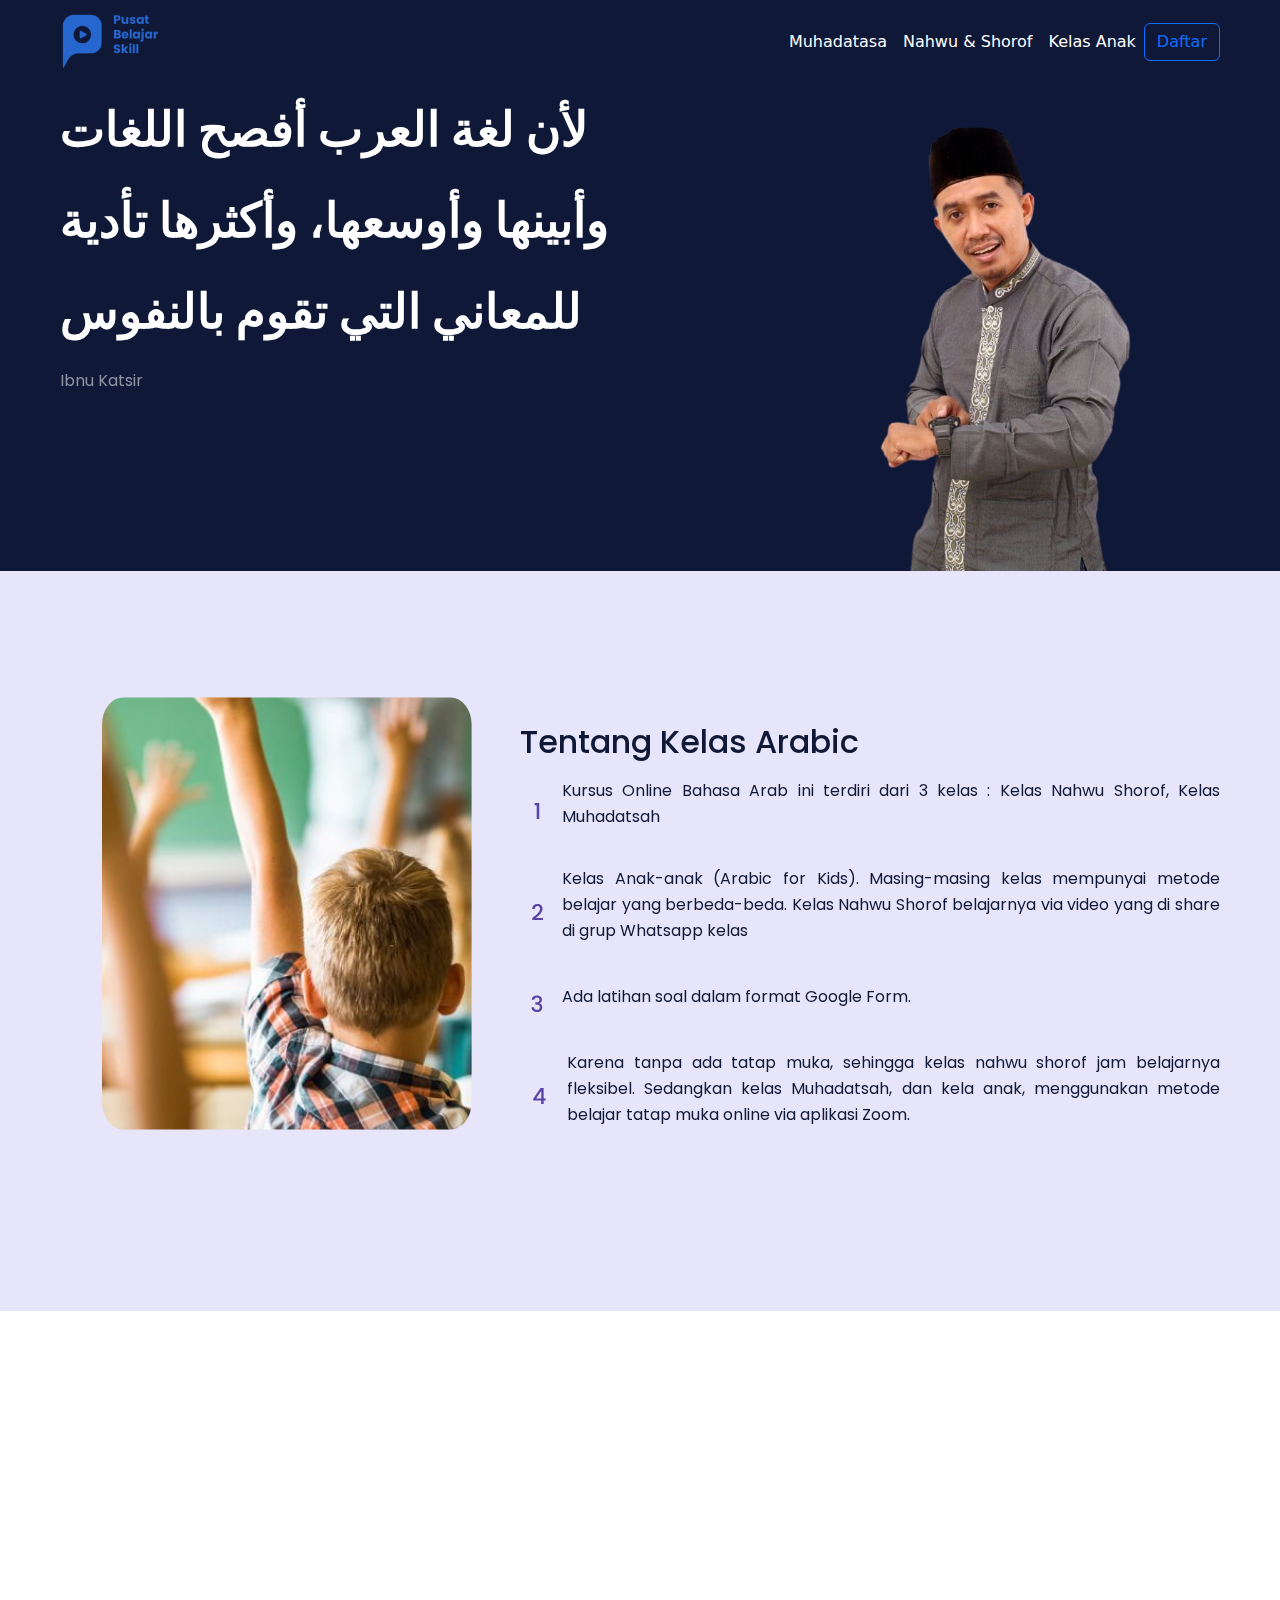
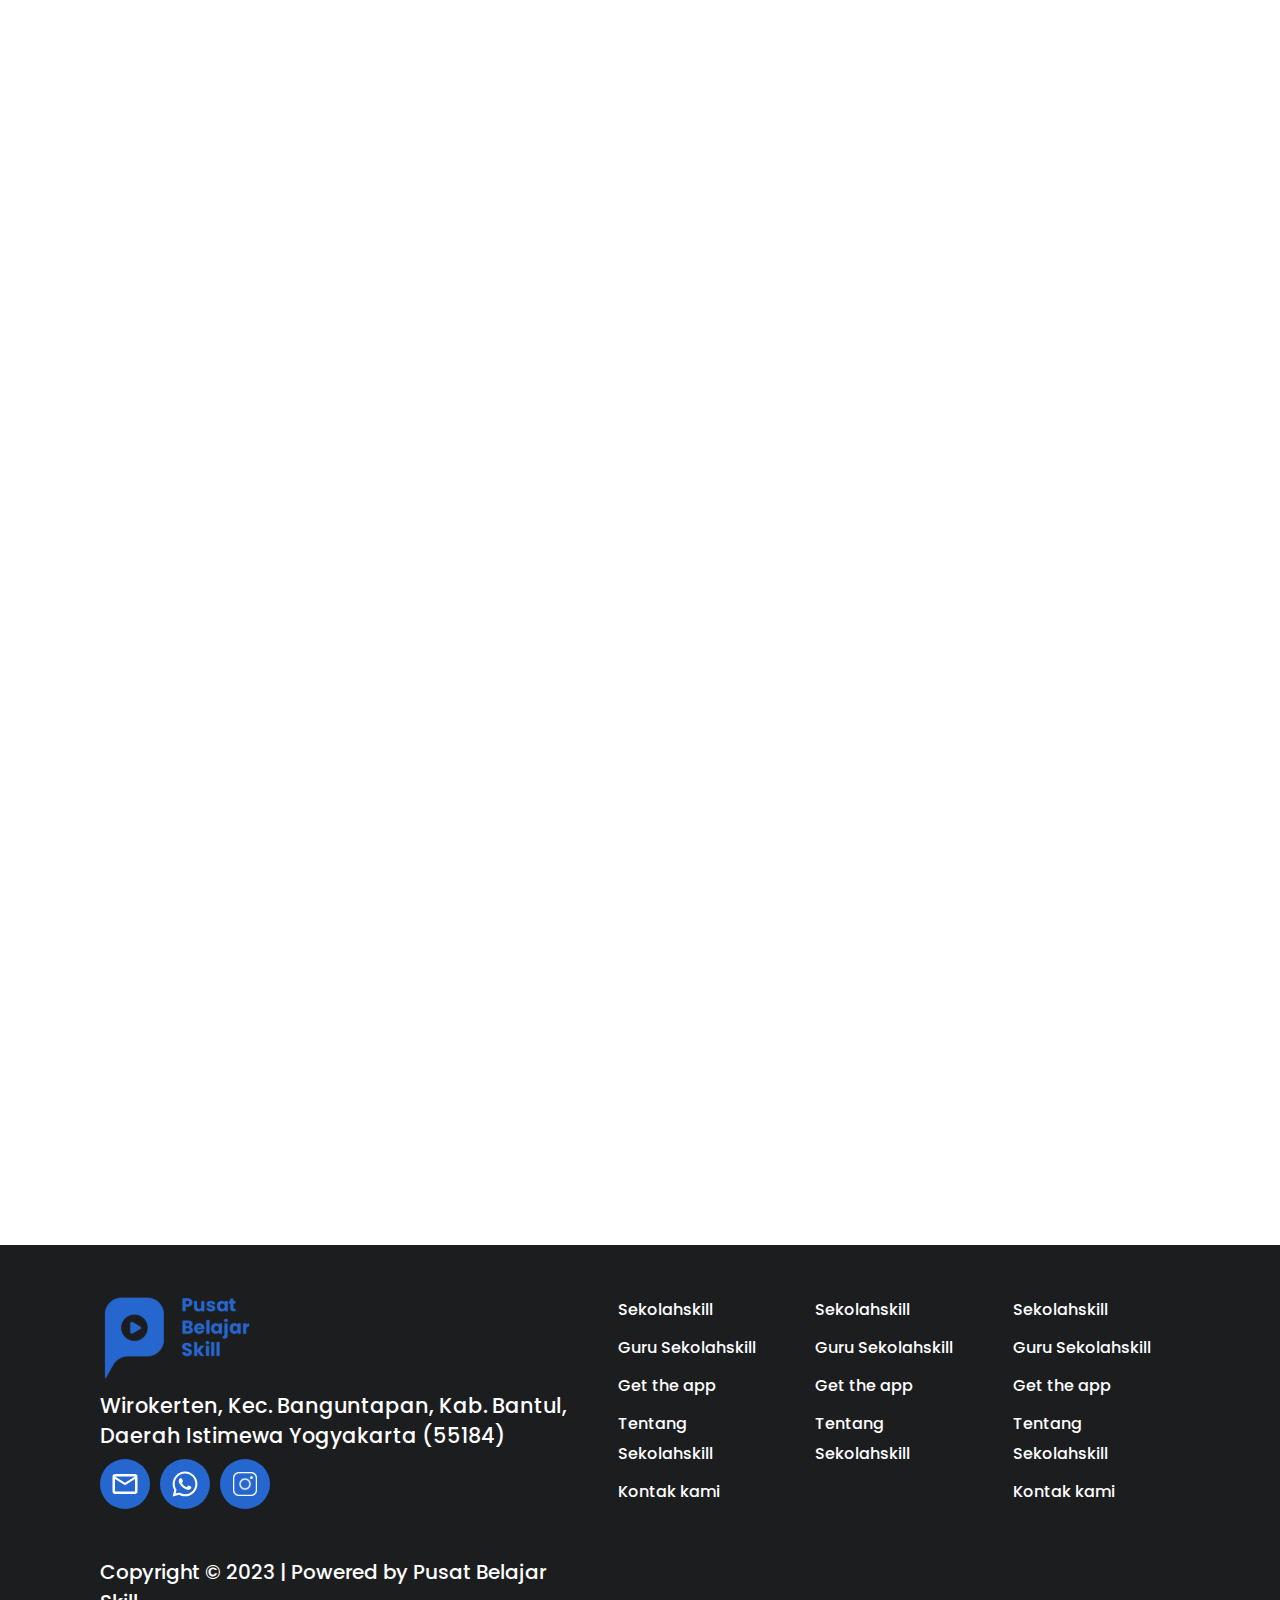
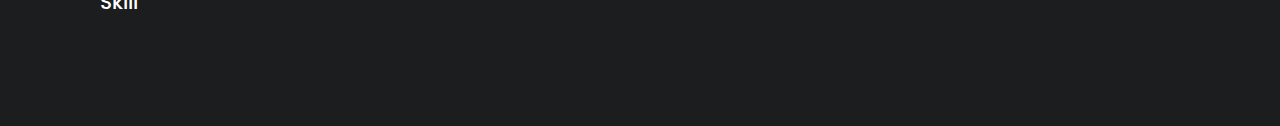
<file: index.html>
<!DOCTYPE html>
<html lang="en">
<head>
    <meta charset="UTF-8">
    <meta http-equiv="X-UA-Compatible" content="IE=edge">
    <meta name="viewport" content="width=device-width, initial-scale=1.0">
    <title>Kelas Bahasa Arab</title>
    <link rel="stylesheet" href="https://cdn.jsdelivr.net/npm/bootstrap@5.2.3/dist/css/bootstrap.min.css">
    <link rel="stylesheet" href="https://unpkg.com/aos@next/dist/aos.css" />
    <link rel="stylesheet" href="public/assets/css/vertical-layout-light/app.css">
</head>
<body>
    <!-- navabar -->
    <nav class="navbar navbar-expand-lg bg-heros">
        <div class="container">
          <a class="navbar-brand" href="index.html"><img src="images/logo.png" alt=""></a>
          <button class="navbar-toggler" type="button" data-bs-toggle="collapse" data-bs-target="#navbarScroll" aria-controls="navbarScroll" aria-expanded="false" aria-label="Toggle navigation">
            <span class="navbar-toggler-icon"></span>
          </button>
          <div class="collapse navbar-collapse justify-content-end" id="navbarScroll">
            
            <div class="navbar-nav justify-content-end">
                <a class="nav-link active" aria-current="page" href="muhadatasah.html">Muhadatasa</a>
                <a class="nav-link" href="nahwusorof.html">Nahwu & Shorof</a>
                <a class="nav-link" href="kelasanak.html">Kelas Anak</a>
            </div>
            <div class="d-flex" role="search">
                <button class="btn btn-outline-primary" data-bs-toggle="modal" data-bs-target="#exampleModal">Daftar</button>
              </div>
          </div>
        </div>
    </nav>
    <!-- hero -->
    <section id="heros" class="heros">
        <div class="container">
            <div class="content-row">
                <div data-aos="fade-right" data-aos-duration="3000" class="sk-qouts">
                    <h5>
                        لأن لغة العرب أفصح اللغات وأبينها وأوسعها، وأكثرها تأدية للمعاني التي تقوم بالنفوس
                    </h5>
                    <small>Ibnu Katsir</small>
                </div>
                <div class="sk-img-heros">
                    <img data-aos="fade-up" data-aos-duration="3000" src="images/ustadz.png" alt="">
                </div>
            </div>
        </div>
    </section>
    <!-- promo -->
    <section id="promo" class="promo">
        <div class="container">
            <div class="content-row">
                <div data-aos="fade-right" data-aos-duration="3000" class="img-heros">
                    <img src="images/anakbelajar.png" alt="">
                </div>
                <div data-aos="fade-left" data-aos-duration="3000" class="contain-text">
                    <h3>Tentang Kelas Arabic</h3>
                    <ul>
                        <li><img src="images/number.svg" alt="">
                            <p>Kursus Online Bahasa Arab ini terdiri dari 3 kelas : Kelas Nahwu Shorof, Kelas Muhadatsah</p>
                        </li>
                        <li><img src="images/number2.svg" alt="">
                            <p>Kelas Anak-anak (Arabic for Kids). Masing-masing kelas mempunyai metode belajar yang berbeda-beda. Kelas Nahwu Shorof belajarnya via video yang di share di grup Whatsapp kelas</p>
                        </li>
                        <li><img src="images/number3.svg" alt=""><p>Ada latihan soal dalam format Google Form.</p></li>
                        <li><img src="images/number4.svg" alt=""><p>Karena tanpa ada tatap muka, sehingga kelas nahwu shorof jam belajarnya fleksibel. Sedangkan kelas Muhadatsah, dan kela anak, menggunakan metode belajar tatap muka online via aplikasi Zoom.</p></li>
                    </ul>
                </div>
            </div>
        </div>
    </section>
    <!-- paket -->
    <section id="paket" class="paket">
        <!-- HTML !-->
        <div data-aos="zoom-in" data-aos-duration="3000" class="container">
            
            <div class="content-row">
                <!-- muhadatsah -->
                <div class="button-51" role="button">
                    <h3>Kelas Muhadatsah</h3>
                    <h2>250K / <small>bulan</small></h2>
                    <hr>
                    <ul>
                        <li><img src="images/ic_checklist.svg" alt=""><p>Mulai kelas tanggal 30 Januari 2023
                        </p></li>
                        <li><img src="images/ic_checklist.svg" alt=""><p>Jam belajar 20.00 - 21.00
                        </p></li>
                        <li><img src="images/ic_checklist.svg" alt=""><p>Belajar Senin - Jumat
                        </p></li>
                        <li><img src="images/ic_checklist.svg" alt=""><p>Live meeting via Zoom
                        </p></li>
                        <li><img src="images/ic_checklist.svg" alt=""><p>Tanya Jawab langsung di Zoom
                        </p></li>
                        <li><img src="images/ic_checklist.svg" alt=""><p>Lebih banyak praktek berbicara
                        </p></li>
                    </ul>
                    <button class="btn-starter" role="button" data-bs-toggle="modal" data-bs-target="#exampleModal"> Dafatar</button>
                </div>
                <!-- nahwu sorof -->
                <div class="button-51" role="button">
                    <h3>Kelas Nahwu Shorof</h3>
                    <h2>250K / <small>bulan</small></h2>
                    <hr>
                    <ul>
                        <li><img src="images/ic_checklist.svg" alt=""><p>Mulai kelas tanggal 30 Januari 2023
                        </p></li>
                        <li><img src="images/ic_checklist.svg" alt=""><p>Jam belajar 20.00 - 21.00
                        </p></li>
                        <li><img src="images/ic_checklist.svg" alt=""><p>Belajar Senin - Jumat
                        </p></li>
                        <li><img src="images/ic_checklist.svg" alt=""><p>Live meeting via Zoom
                        </p></li>
                        <li><img src="images/ic_checklist.svg" alt=""><p>Tanya Jawab langsung di Zoom
                        </p></li>
                        <li><img src="images/ic_checklist.svg" alt=""><p>Lebih banyak praktek berbicara
                        </p></li>
                    </ul>
                    <button class="btn-starter" role="button" data-bs-toggle="modal" data-bs-target="#exampleModal"> Dafatar</button>
                </div>
                <!-- kelas anak -->
                <div class="button-51" role="button">
                    <h3>Kelas Anak</h3>
                    <h2>250K / <small>bulan</small></h2>
                    <hr>
                    <ul>
                        <li><img src="images/ic_checklist.svg" alt=""><p>Mulai kelas tanggal 30 Januari 2023
                        </p></li>
                        <li><img src="images/ic_checklist.svg" alt=""><p>Jam belajar 20.00 - 21.00
                        </p></li>
                        <li><img src="images/ic_checklist.svg" alt=""><p>Belajar Senin - Jumat
                        </p></li>
                        <li><img src="images/ic_checklist.svg" alt=""><p>Live meeting via Zoom
                        </p></li>
                        <li><img src="images/ic_checklist.svg" alt=""><p>Tanya Jawab langsung di Zoom
                        </p></li>
                        <li><img src="images/ic_checklist.svg" alt=""><p>Lebih banyak praktek berbicara
                        </p></li>
                    </ul>
                    <button class="btn-starter" role="button" data-bs-toggle="modal" data-bs-target="#exampleModal" > Dafatar</button>
                </div>
            </div>
        </div>
    </section>
    <!-- soon -->
    <section id="soon" class="soon">
        <div data-aos="zoom-in-down" data-aos-duration="3000" class="container">
            <h3 class="mb-4 text-center">Kelas Yang akan Datang</h3>
            <div class="content-row">
                <!-- kelas1 -->
                <div class="sk-card">
                    <div class="row-head d-flex flex-row align-items-centes gap-4">
                        <img src="images/avatar.png" alt="">
                        <div>
                            <h4>Ustad</h4>
                            <small>Muhadatasa</small>
                        </div>
                    </div>
                    <img src="images/prod1.png" class="img-product mt-2" alt="">
                    <h3>Belajar dan Praktek Pengucapan Bahasa Arab Dengan Benar</h3>
                    <small>Rp 119.000</small>
                </div>
                <!-- kelas2 -->
                <div class="sk-card">
                    <div class="row-head d-flex flex-row align-items-centes gap-4">
                        <img src="images/avatar.png" alt="">
                        <div>
                            <h4>Ustad</h4>
                            <small>Nahwu & Shorof</small>
                        </div>
                    </div>
                    <img src="images/prod2.png" class="img-product mt-2" alt="">
                    <h3>Belajar Mengenal Tatacara Membaca Tulisan Bahasa Arab</h3>
                    <small>Rp 119.000</small>
                </div>
                <!-- kelas 3 -->
                <div class="sk-card">
                    <div class="row-head d-flex flex-row align-items-centes gap-4">
                        <img src="images/avatar.png" alt="">
                        <div>
                            <h4>Ustad</h4>
                            <small>Kelas Anak</small>
                        </div>
                    </div>
                    <img src="images/prod3.png" class="img-product mt-2" alt="">
                    <h3>Belajar Bahasa arap dengan metode yang mudah di pahami anak-anak </h3>
                    <small>Rp 119.000</small>
                </div>

            </div>
        </div>
    </section>

  <!-- Modal -->
  <div class="modal fade" id="exampleModal" tabindex="-1" aria-labelledby="exampleModalLabel" aria-hidden="true">
    <div class="modal-dialog">
      <div class="modal-content">
        <div class="modal-header">
          <h1 class="modal-title fs-5" id="exampleModalLabel">Daftar Kelas Bahasa Arab</h1>
          <button type="button" class="btn-close" data-bs-dismiss="modal" aria-label="Close"></button>
        </div>
        <form id="form-register">
            <div class="modal-body">
                <div class="sk-card">
                    Form Ini Akan Terhubung Dengan Admin Sekolahsill Untuk Melakuakn Pendaftaran Lebih Lanjut,Silhakan Mengisi Form Di bawah Ini
                </div>

            
                <div class="row g-3 mt-3">
                        <div class="col-md-6">
                        <label for="inputEmail4" class="form-label">Nama</label>
                            <input type="text" class="form-control" id="inputNama" required>
                        </div>
                        <div class="col-md-6">
                        <label for="inputPassword4" class="form-label">Email</label>
                            <input type="email" class="form-control" id="inputEmail" required>
                        </div>
                </div>
                <div class="row g-3 mt-3">
                        <div class="col-md-6">
                            <label for="inputEmail4" class="form-label">jenis kelamin</label>
                            <select name="jenis_kelamin" id="jeniskelamin" class="form-control" required>
                                <option value=""> -- pilih -- </option>
                                <option value="laki_laki"> Laki-Laki </option>
                                <option value="perempuan"> Perempuan </option>
                            </select>
                        </div>
                        <div class="col-md-6">
                        <label for="inputPassword4" class="form-label">Umur</label>
                            <input type="text" class="form-control" id="inputUmur">
                        </div>
                </div>
                <div class="row g-3 mt-3">
                        <div class="col-md-12">
                        <label for="inputPassword4" class="form-label">No Hp</label>
                            <input type="text" class="form-control" id="inputHp">
                        </div>
                </div>
                <div class="row g-3 mt-3">
                        <div class="col-md-6">
                        <label for="inputEmail4" class="form-label">kelas</label>
                        <select name="kelas" id="kelas" class="form-control">
                                <option> -- pilih -- </option>                   
                                <option value="kelas_muhadatsah">Kelas Muhadatsah</option>
                                <option value="kelas_nahwu_sorof">Kelas Nahwu Dan Sorof</option>
                                <option value="kelas_muhadatsah">Kelas Anak</option>
                        </select>
                        </div>
                        <div class="col-md-6">
                            <label for="inputPassword4" class="form-label">Jam</label>
                            <select name="jam" id="jam" class="form-control">
                                <option> -- pilih -- </option>
                                <option value="20:00_21:00">20:00 - 21:00 (kelas muhadatsah)</option>
                                <option value="20:00_21:00">19:00 - 20:00 (kelas anak)</option>
                                <option value="fleksibel">20:00 - 21:00 (Kelas nahwi sorof)</option>
                            </select>
                        </div>
                </div>

                <div class="row g-3 mt-3">
                        <div class="col-md-12">
                        <label for="inputEmail4" class="form-label">Alamat</label>
                        <textarea cols="6" rows="5" class="form-control" id="inputAlamat"></textarea>
                        </div>
                </div>
            </div>
            <div class="modal-footer">
            <button type="button" class="btn btn-secondary" data-bs-dismiss="modal">Batal</button>
            <button type="submit"  class="btn btn-primary">Daftar</button>
            </div>
        </form>
      </div>
    </div>
  </div>
  <footer id="sk-footer" class="sk-footer">
    <div class="bact1">
         <img src="images/logo2.svg" class="mb-2" alt="logo-sekolahskill">
         <h4 class="mb-2">
             Wirokerten, Kec. Banguntapan, Kab. Bantul,<br> Daerah Istimewa Yogyakarta (55184)
         </h4>
         <div class="contain-icon">
             <img src="images/icon-message-footer.svg" alt="email">
             <img src="images/icon-whatsaap-footer.svg" alt="whatsapp">
             <img src="images/icon-insta-footer.svg" alt="insta">
         </div>
         <div class="sk-copy-right mt-5">
             <p>Copyright © 2023 | Powered by Pusat Belajar Skill</p>
         </div>
    </div>
    <div class="bact2">
         <h5 class="mb-2">Sekolahskill</h5>
         <h5 class="mb-2">Guru Sekolahskill</h5>
         <h5 class="mb-2">Get the app</h5>
         <h5 class="mb-2">Tentang Sekolahskill</h5>
         <h5 class="mb-2">Kontak kami</h5>
    </div>
    <div class="bact3">
         <h5 class="mb-2">Sekolahskill</h5>
         <h5 class="mb-2">Guru Sekolahskill</h5>
         <h5 class="mb-2">Get the app</h5>
         <h5 class="mb-2">Tentang Sekolahskill</h5>
    </div>
    <div class="bact4">
         <h5 class="mb-2">Sekolahskill</h5>
         <h5 class="mb-2">Guru Sekolahskill</h5>
         <h5 class="mb-2">Get the app</h5>
         <h5 class="mb-2">Tentang Sekolahskill</h5>
         <h5 class="mb-2">Kontak kami</h5>
    </div>
</footer>
    <script src="https://cdn.jsdelivr.net/npm/bootstrap@5.2.3/dist/js/bootstrap.bundle.min.js"></script>
    <script src="https://unpkg.com/aos@next/dist/aos.js"></script>
    <script>
      AOS.init();

      const whatsappBtn = document.getElementById("whatsapp-btn");
      let form =document.getElementById('form-register');
      let inputNama =document.getElementById('inputNama');
      let inputEmail =document.getElementById('inputEmail');
      let jeniskelamin =document.getElementById('jeniskelamin');
      let inputUmur =document.getElementById('inputUmur');
      let inputHp =document.getElementById('inputHp');
      let kelas =document.getElementById('kelas');
      let jam =document.getElementById('jam');
      let inputAlamat =document.getElementById('inputAlamat');
      form.addEventListener('submit',(event)=>{
        event.preventDefault();
        const template = `Assalamu alaikum wa rahmathullahi wa barakthu, 
saya : ${inputNama.value},
jenis kelamin : ${jeniskelamin.value},
umur : ${inputUmur.value}th,
alamat: ${inputAlamat.value},
ingin mendaftar kelas tahsin ${kelas.value},
dengan jam ${jam.value}`;
        const url = `https://api.whatsapp.com/send?phone=6281818182171&text=${encodeURIComponent(template)}`;
        window.location.href=url
      })
    </script>
</body>
</html>
</file>
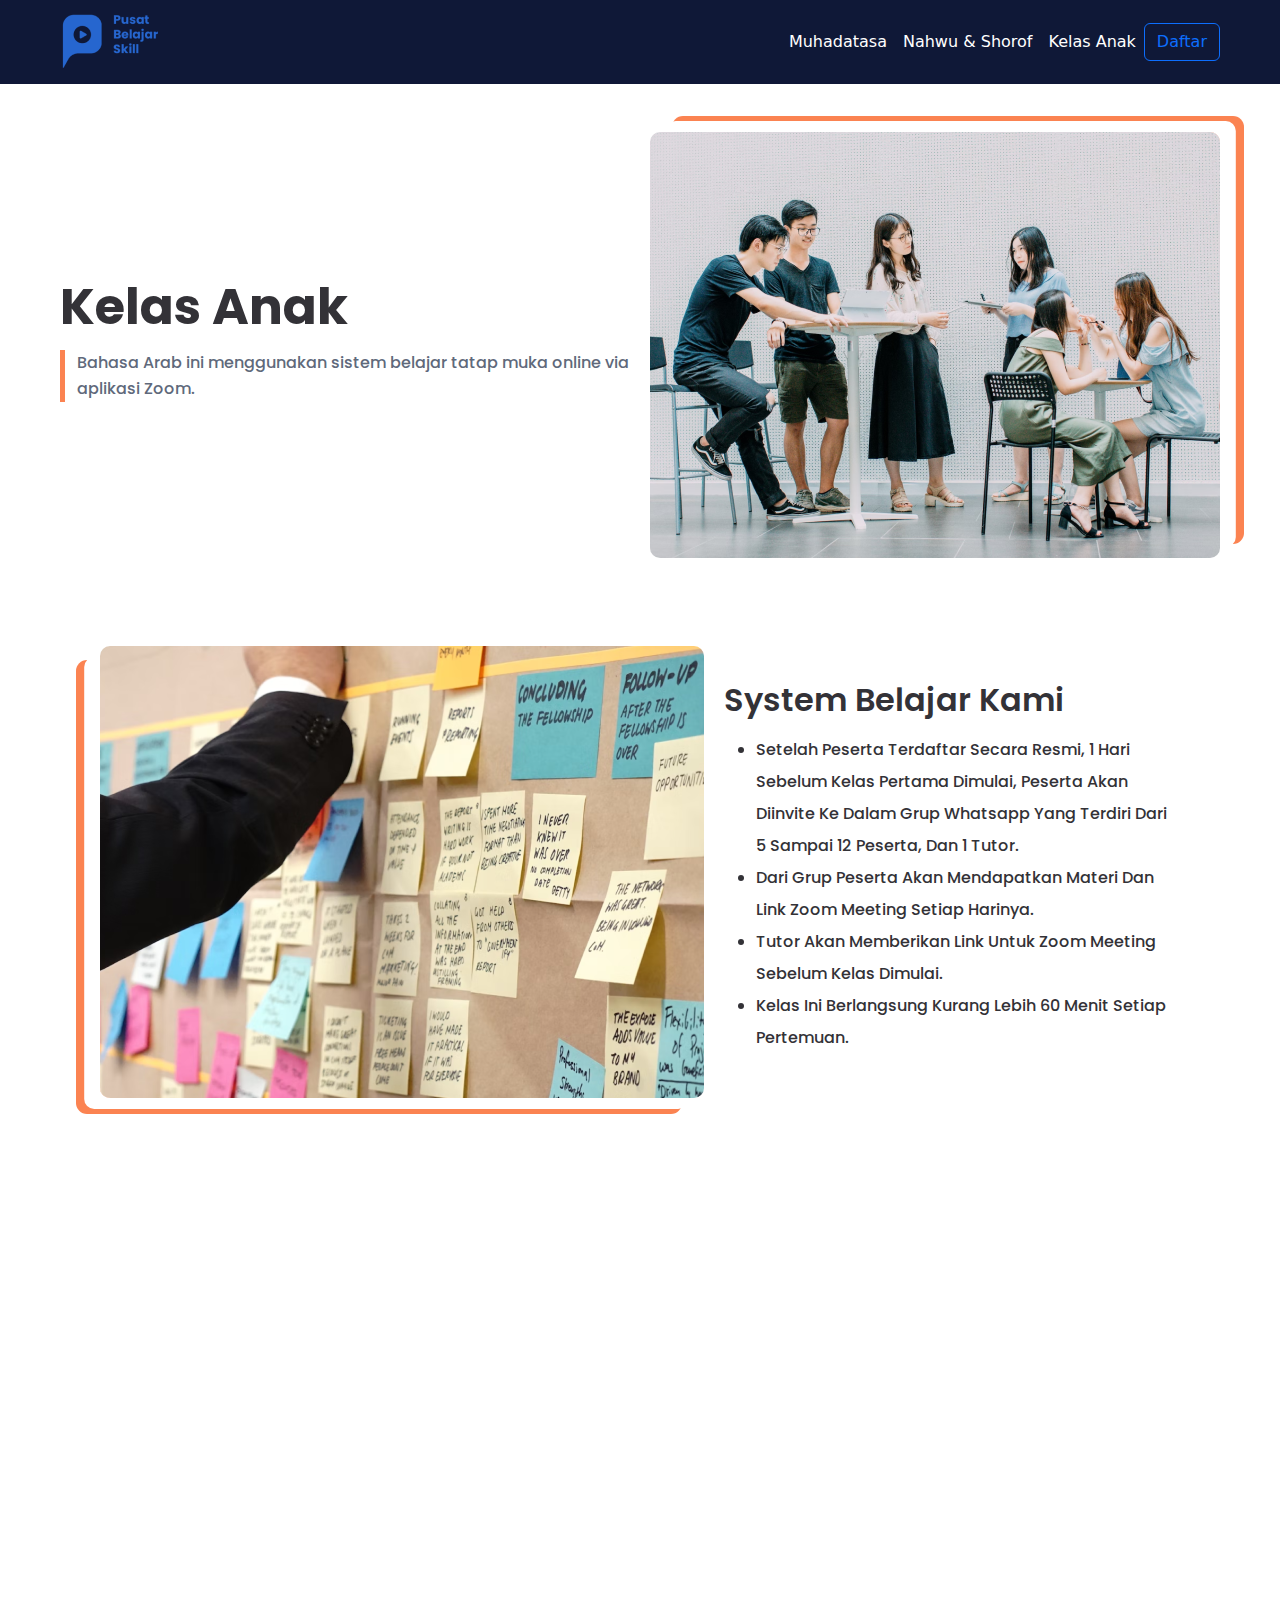
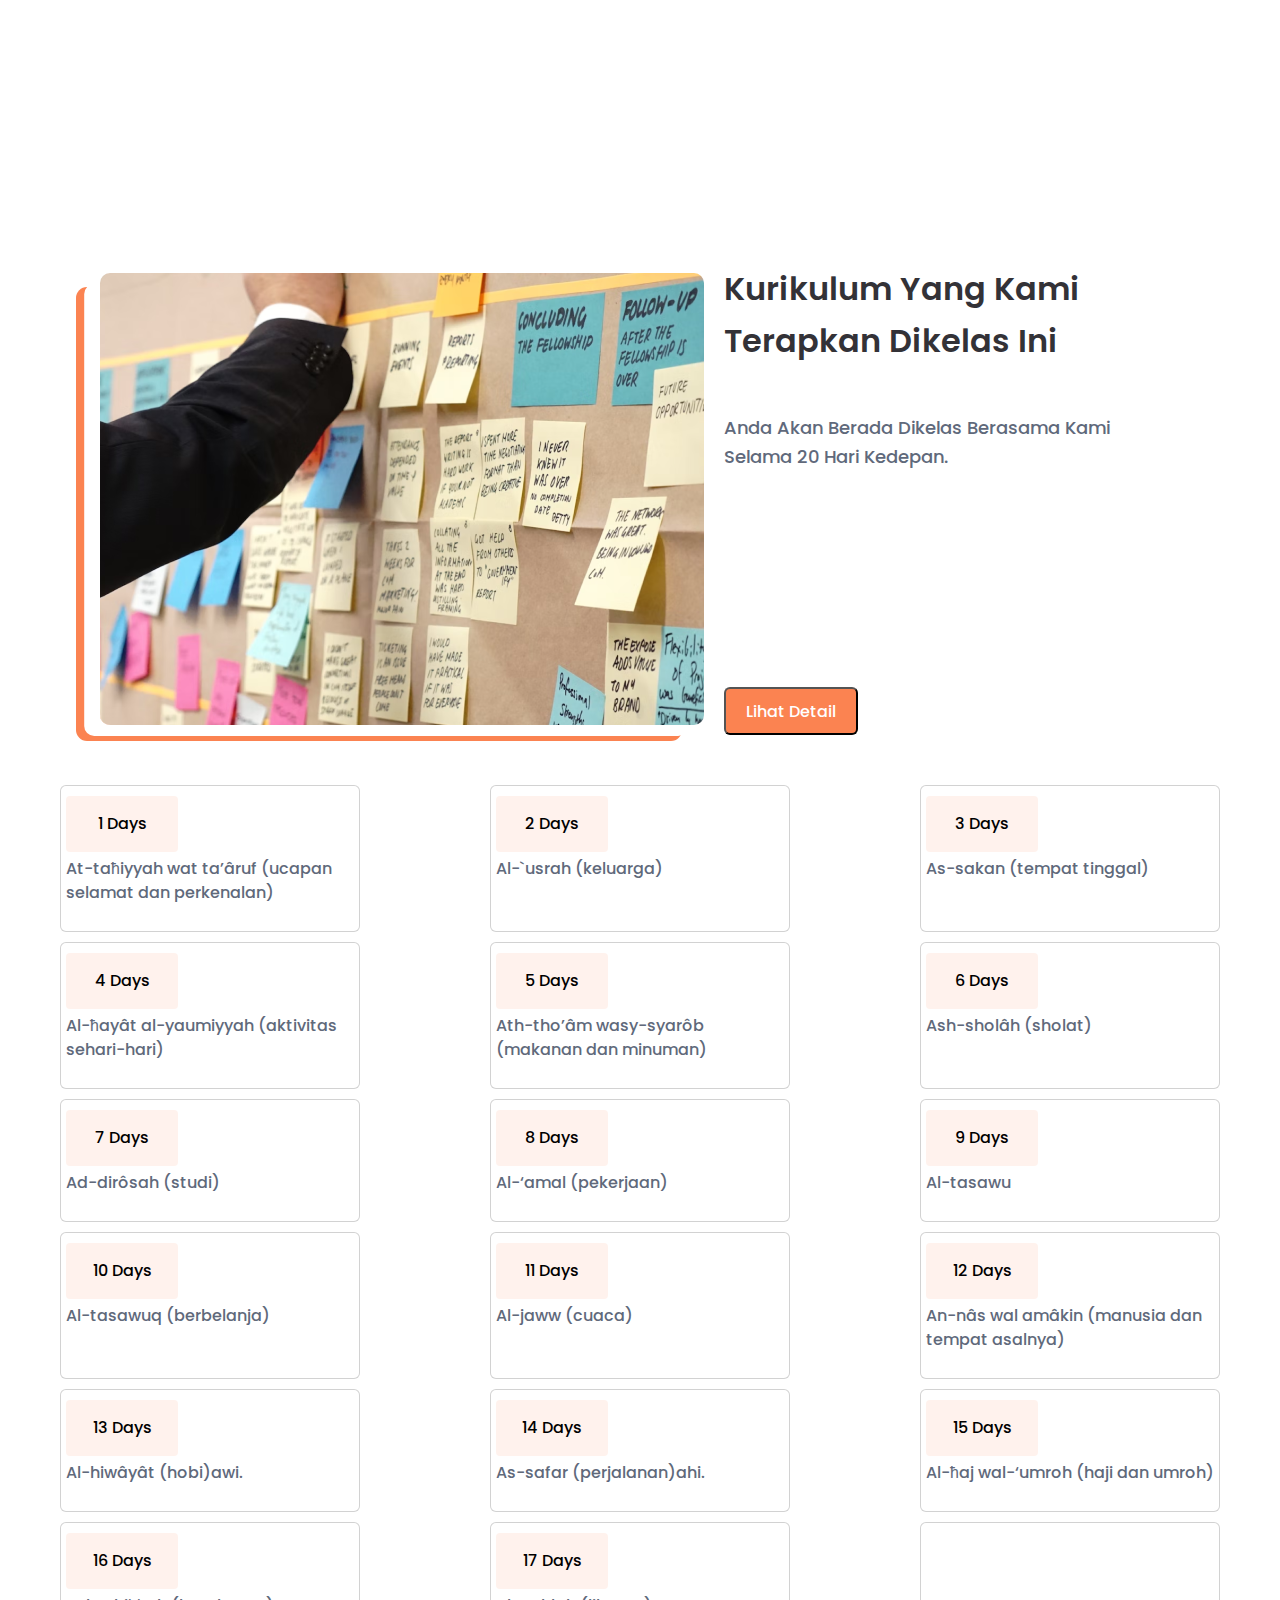
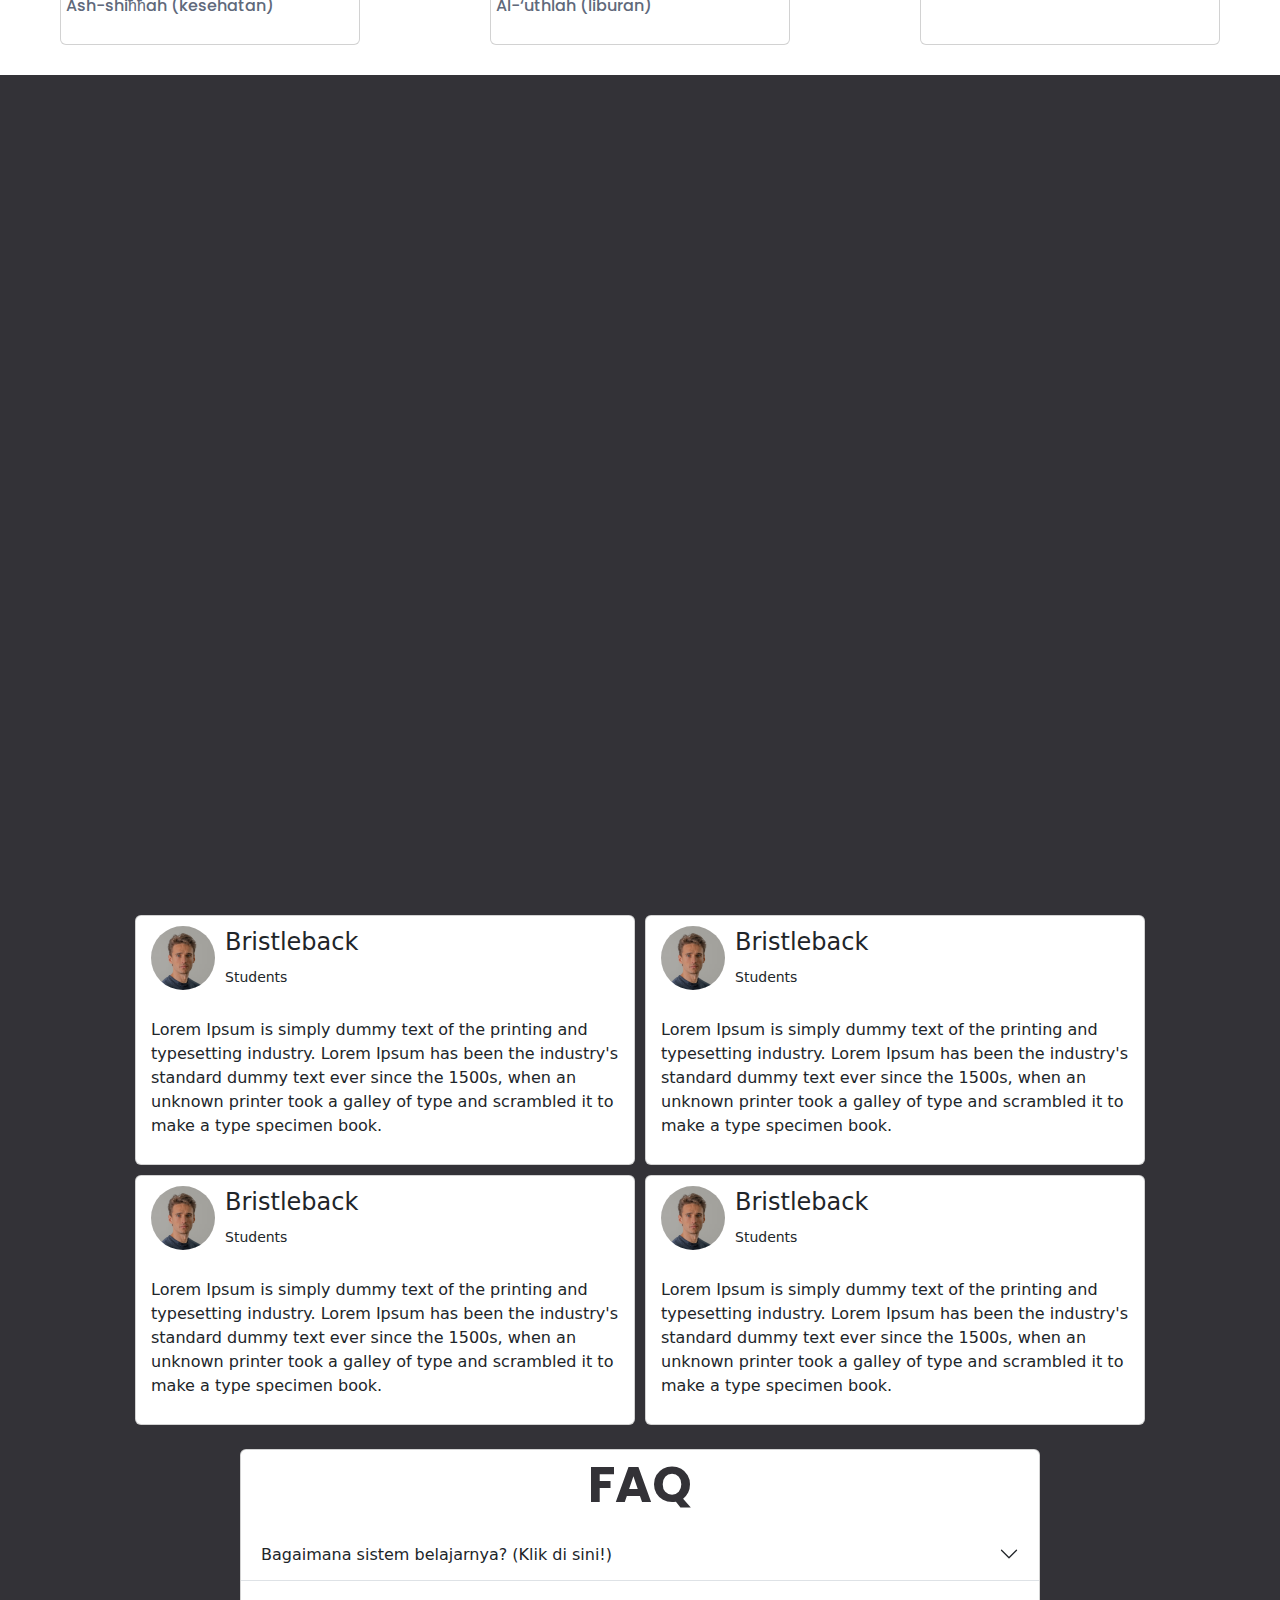
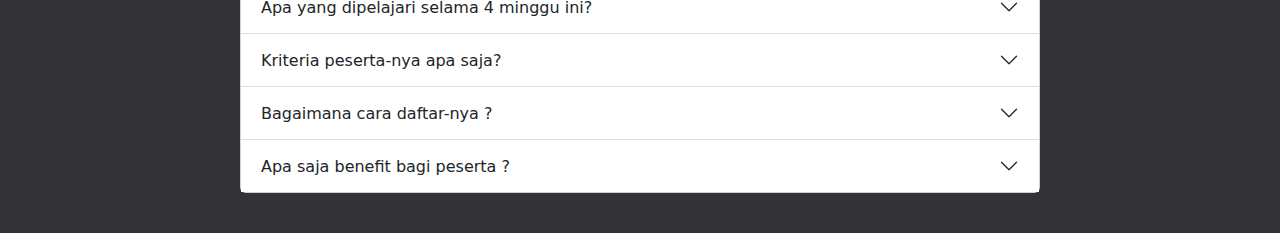
<file: kelasanak.html>
<!DOCTYPE html>
<html lang="en">

<head>
  <meta charset="UTF-8">
  <meta http-equiv="X-UA-Compatible" content="IE=edge">
  <meta name="viewport" content="width=device-width, initial-scale=1.0">
  <title>Document</title>
  <link rel="stylesheet" href="https://cdn.jsdelivr.net/npm/bootstrap@5.2.3/dist/css/bootstrap.min.css">
  <link rel="stylesheet" href="https://unpkg.com/aos@next/dist/aos.css" />
  <link rel="stylesheet" href="public/assets/css/vertical-layout-light/app.css">
</head>

<body>
  <!-- navbar -->
  <nav class="navbar navbar-expand-lg bg-heros">
    <div class="container">
      <a class="navbar-brand" href="index.html"><img src="images/logo.png" alt=""></a>
      <button class="navbar-toggler" type="button" data-bs-toggle="collapse" data-bs-target="#navbarScroll" aria-controls="navbarScroll" aria-expanded="false" aria-label="Toggle navigation">
        <span class="navbar-toggler-icon"></span>
      </button>
      <div class="collapse navbar-collapse justify-content-end" id="navbarScroll">
        
        <div class="navbar-nav justify-content-end">
            <a class="nav-link active" aria-current="page" href="muhadatasah.html">Muhadatasa</a>
            <a class="nav-link" href="nahwusorof.html">Nahwu & Shorof</a>
            <a class="nav-link" href="kelasanak.html">Kelas Anak</a>
        </div>
        <div class="d-flex" role="search">
            <button class="btn btn-outline-primary" data-bs-toggle="modal" data-bs-target="#exampleModal">Daftar</button>
          </div>
      </div>
    </div>
</nav>
  <!-- heros -->
  <section class="section-heros-muhadatsah mt-5" id="section-heros-muhadatsah">
    <div class="container">
      <div class="contain-row">
        <div class="contain-text">
          <h3>Kelas Anak</h3>
          <div class="line-pane">
            <p>Bahasa Arab ini menggunakan sistem belajar tatap muka online via aplikasi Zoom.</p>
          </div>
        </div>
        <div class="contain-image">
          <img src="images/big_hero.png" alt="">
        </div>
      </div>
    </div>
  </section>
  <!-- st=ystem ngajar -->
  <section class="section-system-ngajar mt-5" id="section-system-ngajar">
    <div class="container">
      <div class="contain-row">
        <div class="contain-image">
          <img src="images/image_product2.png" alt="">
        </div>
        <div class="contain-text">
          <h3>System Belajar Kami</h3>
          <ul>
            <li>Setelah peserta terdaftar secara resmi, 1 hari sebelum kelas pertama dimulai, peserta akan diinvite ke dalam grup whatsapp yang terdiri dari 5 sampai 12 peserta, dan 1 tutor.</li>
            <li>Dari grup peserta akan mendapatkan materi dan link Zoom meeting setiap harinya.</li>
            <li>Tutor akan memberikan link untuk Zoom meeting  sebelum kelas dimulai.</li>
            <li>Kelas ini berlangsung kurang lebih 60 menit setiap pertemuan.</li>
          </ul>
        </div>
      </div>
    </div>
  </section>
  <!-- soon -->
  <section id="soon" class="soon">
    <div data-aos="zoom-in-down" data-aos-duration="3000" class="container">
      <h3 class="mb-4 text-center">Kelas Yang akan Datang</h3>
      <div class="content-row">
        <!-- kelas1 -->
        <div class="sk-card">
          <div class="row-head d-flex flex-row align-items-centes gap-4">
            <img src="images/avatar.png" alt="">
            <div>
              <h4>Ustad</h4>
              <small>Muhadatasa</small>
            </div>
          </div>
          <img src="images/prod1.png" class="img-product mt-2" alt="">
          <h3>Belajar dan Praktek Pengucapan Bahasa Arab Dengan Benar</h3>
          <small>Rp 119.000</small>
        </div>
      </div>
    </div>
  </section>
  <!-- module -->
  <section class="section-system-module mt-5" id="section-system-module">
    <div class="container">
      <div class="contain-row">
        <div class="contain-image">
          <img src="images/image_product2.png" alt="">
        </div>
        <div class="contain-text">
          <h3 class="mb-5">Kurikulum Yang Kami terapkan Dikelas Ini</h3>
          <p>Anda Akan Berada Dikelas Berasama Kami Selama 20 hari kedepan.</p>
          <button class="btn-detail">Lihat Detail</button>
        </div>
      </div>
    </div>
  </section>
  <section class="section-module-list" id="section-module-list">
    <div class="container">
      <div class="contain-row">
        <div class="card">
          <div class="days"> 1 Days</div>
          <p>At-taħiyyah wat ta’âruf (ucapan selamat dan perkenalan)</p>
        </div>
        <div class="card">
          <div class="days"> 2 Days</div>
          <p>Al-`usrah (keluarga)</p>
        </div>
        <div class="card">
          <div class="days"> 3 Days</div>
          <p>As-sakan (tempat tinggal)</p>
        </div>
        <div class="card">
          <div class="days"> 4 Days</div>
          <p>Al-ħayât al-yaumiyyah (aktivitas sehari-hari)</p>
        </div>
        <div class="card">
          <div class="days"> 5 Days</div>
          <p>Ath-tho’âm wasy-syarôb (makanan dan minuman)</p>
        </div>
        <div class="card">
          <div class="days"> 6 Days</div>
          <p>Ash-sholâh (sholat)</p>
        </div>
        <div class="card">
          <div class="days"> 7 Days</div>
          <p>Ad-dirôsah (studi)</p>
        </div>
        <div class="card">
          <div class="days"> 8 Days</div>
          <p>Al-‘amal (pekerjaan)</p>
        </div>
        <div class="card">
          <div class="days"> 9 Days</div>
          <p>Al-tasawu</p>
        </div>
        <div class="card">
          <div class="days"> 10 Days</div>
          <p>Al-tasawuq (berbelanja)</p>
        </div>
        <div class="card">
          <div class="days"> 11 Days</div>
          <p>Al-jaww (cuaca)</p>
        </div>
        <div class="card">
          <div class="days"> 12 Days</div>
          <p>An-nâs wal amâkin (manusia dan tempat asalnya)</p>
        </div>
        <div class="card">
          <div class="days"> 13 Days</div>
          <p>Al-hiwâyât (hobi)awi.
          </p>
        </div>
        <div class="card">
          <div class="days"> 14 Days</div>
          <p>As-safar (perjalanan)ahi.
          </p>
        </div>
        <div class="card">
          <div class="days"> 15 Days</div>
          <p>Al-ħaj wal-‘umroh (haji dan umroh)</p>
        </div>
        <div class="card">
          <div class="days"> 16 Days</div>
          <p>Ash-shiħħah (kesehatan)</p>
        </div>
        <div class="card">
          <div class="days"> 17 Days</div>
          <p>Al-‘uthlah (liburan)</p>
        </div>
        <div class="card"></div>
      </div>
    </div>
  </section>
  <!-- video -->
  <section class="section-video" id="section-video">
    <div class="video-intro">
      <iframe width="1240" height="600" src="https://www.youtube.com/embed/Vb4QKEk-5no" title="video"></iframe>
    </div>
    <div class="sk-quetsion">
      <div class="card">
        <div class="card-title">
          <div class="head-profile">
            <img src="images/avatar2.png" alt="avatar2">
            <div>
              <h4>Bristleback</h4>
              <small>Students</small>
            </div>
          </div>
        </div>
        <div class="body-coment">
          <p>Lorem Ipsum is simply dummy text of the printing and typesetting industry. Lorem Ipsum has been the
            industry's standard dummy text ever since the 1500s, when an unknown printer took a galley of type and
            scrambled it to make a type specimen book.</p>
        </div>
      </div>
      <div class="card">
        <div class="card-title">
          <div class="head-profile">
            <img src="images/avatar2.png" alt="avatar2">
            <div>
              <h4>Bristleback</h4>
              <small>Students</small>
            </div>
          </div>
        </div>
        <div class="body-coment">
          <p>Lorem Ipsum is simply dummy text of the printing and typesetting industry. Lorem Ipsum has been the
            industry's standard dummy text ever since the 1500s, when an unknown printer took a galley of type and
            scrambled it to make a type specimen book.</p>
        </div>
      </div>
      <div class="card">
        <div class="card-title">
          <div class="head-profile">
            <img src="images/avatar2.png" alt="avatar2">
            <div>
              <h4>Bristleback</h4>
              <small>Students</small>
            </div>
          </div>
        </div>
        <div class="body-coment">
          <p>Lorem Ipsum is simply dummy text of the printing and typesetting industry. Lorem Ipsum has been the
            industry's standard dummy text ever since the 1500s, when an unknown printer took a galley of type and
            scrambled it to make a type specimen book.</p>
        </div>
      </div>
      <div class="card">
        <div class="card-title">
          <div class="head-profile">
            <img src="images/avatar2.png" alt="avatar2">
            <div>
              <h4>Bristleback</h4>
              <small>Students</small>
            </div>
          </div>
        </div>
        <div class="body-coment">
          <p>Lorem Ipsum is simply dummy text of the printing and typesetting industry. Lorem Ipsum has been the
            industry's standard dummy text ever since the 1500s, when an unknown printer took a galley of type and
            scrambled it to make a type specimen book.</p>
        </div>
      </div>
    </div>
    <div class="sk-faq mt-4">
      <div class="card">
        <h3>FAQ</h3>
        <div class="accordion accordion-flush" id="accordionFlushExample">
          <div class="accordion-item">
            <h2 class="accordion-header" id="flush-headingOne">
              <button class="accordion-button collapsed" type="button" data-bs-toggle="collapse"
                data-bs-target="#flush-collapseOne" aria-expanded="false" aria-controls="flush-collapseOne">
                Bagaimana sistem belajarnya? (Klik di sini!)
              </button>
            </h2>
            <div id="flush-collapseOne" class="accordion-collapse collapse" aria-labelledby="flush-headingOne"
              data-bs-parent="#accordionFlushExample">
              <div class="accordion-body">Kelas Online Muhadatsah (percakapan) Bahasa Arab ini menggunakan sistem belajar tatap muka online via aplikasi Zoom.
                <ul>
                  <li>Setelah peserta terdaftar secara resmi, 1 hari sebelum kelas pertama dimulai, peserta akan diinvite ke dalam grup whatsapp yang terdiri dari 15 peserta, dan 1 tutor.</li>
                  <li>Dari grup peserta akan mendapatkan materi dan link Zoom meeting setiap harinya.</li>
                  <li>Tutor akan memberikan link untuk Zoom meeting setiap harinya sebelum kelas dimulai.</li>
                  <li>Jadwal belajar setiap hari Senin sampai Jum’at pada jam yang telah tersedia pada saat pengisian formulir konfirmasi pembayaran.</li>
                  <li>Kelas muhadatsah ini berlangsung kurang lebih 60 menit setiap harinya.</li> 
                </ul>
              </div>
            </div>
          </div>
          <div class="accordion-item">
            <h2 class="accordion-header" id="flush-headingTwo">
              <button class="accordion-button collapsed" type="button" data-bs-toggle="collapse"
                data-bs-target="#flush-collapseTwo" aria-expanded="false" aria-controls="flush-collapseTwo">
                Apa yang dipelajari selama 4 minggu ini?
              </button>
            </h2>
            <div id="flush-collapseTwo" class="accordion-collapse collapse" aria-labelledby="flush-headingTwo"
              data-bs-parent="#accordionFlushExample">
              <div class="accordion-body">
                <p>Hari 1 : Memperkenalkan diri</p>
                <p>Hari 2 : Mendefinisikan profesi dan hobi.</p> 
                <p>Hari 3 : Belajar menggunakan isim dalam percakapan.</p> 
                <p>Hari 4 : Belajar menggunakan fiil dalam percakapan</p> 
                <p>Hari 5 : Tentang angka (adad ma’dud)</p> 
                <p>Hari 6 : menunjukkan lokasi dengan arah</p> 
                <p>Hari 7 : Mengenal macam-macam kata.</p> 
                <p>Hari 8 : Menggunakan kalimat perintah dan larangan dalam percakapan.</p> 
                <p>Hari 9 : Mendeskripsikan sesuatu / seseorang dengan menggunakan kata sifat dalam percakapan.</p> 
                <p>Hari 10 : Menggunakan jumlah ismiyyah dalam percakapan.</p> 
                <p>Hari 11 : Menggunakan jumlah fi’liyah dalam percakapan.</p> 
                <p>Hari 12 : Penggunaan huruf Jar (Kata depan atau kata sambung)</p> 
                <p>Hari 13 : Tashrif Lughawi.</p> 
                <p>Hari 14 : Tashrif Istrilahi.</p> 
                <p>Hari 15 : Penggunaan kata “bukan” / laisa dalam kalimat.</p> 
                <p>Hari 16 : Penggunaan kata “Inna” dalam Bahasa Arab.</p> 
                <p>Hari 17 : Menceritakan pengalaman masa lalu dengan fiil madli.</p> 
                <p>Hari 18 : Menceritakan cita-cita di masa depan dengan fi’il mudlori.</p> 
                <p>Hari 19 : Bedah percakapan Native Bahasa Arab.</p> 
                <p>Hari 20 : Ujian Akhir Percakapan</p> 
                <br/>
                Note : Materi di atas disusun sesuai dengan urutan-nya secara umum. Dalam pelaksanaan, tutor bisa mengurangi atau menambahkan materi/topik, serta bisa menggunakan urut-urutan yang berbeda kepada peserta sesuai kebutuhan di kelas.</div>
            </div>
          </div>
          <div class="accordion-item">
            <h2 class="accordion-header" id="flush-headingThree">
              <button class="accordion-button collapsed" type="button" data-bs-toggle="collapse"
                data-bs-target="#flush-collapseThree" aria-expanded="false" aria-controls="flush-collapseThree">
                Kriteria peserta-nya apa saja?
              </button>
            </h2>
            <div id="flush-collapseThree" class="accordion-collapse collapse" aria-labelledby="flush-headingThree"
              data-bs-parent="#accordionFlushExample">
              <div class="accordion-body">Kelas ini untuk mereka yang baru belajar Bahasa Arab. Mulai dari Nol. Namun, harus sudah bisa membaca huruf hijaiyyah. Kelas online Bahasa Arab ini bisa diikuti oleh pelajar, mahasiswa & umum. Untuk pelajar, minimal kelas VII atau SMP & sederajat.</div>
            </div>
          </div>
          <div class="accordion-item">
            <h2 class="accordion-header" id="flush-headingFour">
              <button class="accordion-button collapsed" type="button" data-bs-toggle="collapse"
                data-bs-target="#flush-collapseFour" aria-expanded="false" aria-controls="flush-collapseFour">
                Bagaimana cara daftar-nya ?
              </button>
            </h2>
            <div id="flush-collapseFour" class="accordion-collapse collapse" aria-labelledby="flush-headingFour"
              data-bs-parent="#accordionFlushExample">
              <div class="accordion-body">Langkah-langkah Pendaftaran Kelas Bahasa Arab – Nahwu Shorof Online ini sebagai berikut:
                <ol>
                   <li>Mengisi Formulir Pendaftaran di atas.</li>
                   <li>Transfer pembayaran sesuai dengan biaya yang tercantum pada info ketentuan.</li>
                   <li>Melakukan Konfirmasi Pembayaran di halaman Konfirmasi.</li>
                   <li>Setelah teman-teman melakukan Konfirmasi Pembayaran. Admin registrasi akan melakukan proses review secara manual pada pembayaran teman-teman. Proses review maksimal 12 jam.</li>
                   <li>Setelah itu teman-teman cukup bersantai saja. Admin Kelas akan menghubungi teman-teman 1 hari sebelum kelas dimulai.</li>
                   <li>Siap mengikuti kelas. Belajar yang rajin ya!</li>
                </ol>
              </div>
            </div>
          </div>
          <div class="accordion-item">
            <h2 class="accordion-header" id="flush-headingFive">
              <button class="accordion-button collapsed" type="button" data-bs-toggle="collapse"
                data-bs-target="#flush-collapseFive" aria-expanded="false" aria-controls="flush-collapseFive">
                Apa saja benefit bagi peserta ?
              </button>
            </h2>
            <div id="flush-collapseFive" class="accordion-collapse collapse" aria-labelledby="flush-headingFive"
              data-bs-parent="#accordionFlushExample">
              <div class="accordion-body">Langkah-langkah Pendaftaran Kelas Bahasa Arab – Nahwu Shorof Online ini sebagai berikut:
                <ol>
                   <li>Ilmu yang bermanfaat.</li>
                   <li>Forum Diskusi dan Tanya jawab.</li>
                   <li>Menjalin silaturahmi antar pembelajar.</li>
                   <li>Sertifikat kepesertaan (digital) seusai program</li>
                </ol>
              </div>
            </div>
          </div>
        </div>
      </div>
    </div>
  </section>
  <!-- modal -->
  <div class="modal fade" id="exampleModal" tabindex="-1" aria-labelledby="exampleModalLabel" aria-hidden="true">
    <div class="modal-dialog">
      <div class="modal-content">
        <div class="modal-header">
          <h1 class="modal-title fs-5" id="exampleModalLabel">Daftar Kelas Bahasa Arab</h1>
          <button type="button" class="btn-close" data-bs-dismiss="modal" aria-label="Close"></button>
        </div>
        <form id="form-register">
            <div class="modal-body">
                <div class="sk-card">
                    Form Ini Akan Terhubung Dengan Admin Sekolahsill Untuk Melakuakn Pendaftaran Lebih Lanjut,Silhakan Mengisi Form Di bawah Ini
                </div>

            
                <div class="row g-3 mt-3">
                        <div class="col-md-6">
                        <label for="inputEmail4" class="form-label">Nama</label>
                            <input type="text" class="form-control" id="inputNama" required>
                        </div>
                        <div class="col-md-6">
                        <label for="inputPassword4" class="form-label">Email</label>
                            <input type="email" class="form-control" id="inputEmail" required>
                        </div>
                </div>
                <div class="row g-3 mt-3">
                        <div class="col-md-6">
                            <label for="inputEmail4" class="form-label">jenis kelamin</label>
                            <select name="jenis_kelamin" id="jeniskelamin" class="form-control" required>
                                <option value=""> -- pilih -- </option>
                                <option value="laki_laki"> Laki-Laki </option>
                                <option value="perempuan"> Perempuan </option>
                            </select>
                        </div>
                        <div class="col-md-6">
                        <label for="inputPassword4" class="form-label">Umur</label>
                            <input type="text" class="form-control" id="inputUmur">
                        </div>
                </div>
                <div class="row g-3 mt-3">
                        <div class="col-md-12">
                        <label for="inputPassword4" class="form-label">No Hp</label>
                            <input type="text" class="form-control" id="inputHp">
                        </div>
                </div>
                <div class="row g-3 mt-3">
                        <div class="col-md-6">
                        <label for="inputEmail4" class="form-label">kelas</label>
                        <select name="kelas" id="kelas" class="form-control">
                                <option> -- pilih -- </option>                   
                                <option value="kelas_muhadatsah">Kelas Muhadatsah</option>
                                <option value="kelas_nahwu_sorof">Kelas Nahwu Dan Sorof</option>
                                <option value="kelas_muhadatsah">Kelas Anak</option>
                        </select>
                        </div>
                        <div class="col-md-6">
                            <label for="inputPassword4" class="form-label">Jam</label>
                            <select name="jam" id="jam" class="form-control">
                                <option> -- pilih -- </option>
                                <option value="20:00_21:00">20:00 - 21:00 (kelas muhadatsah)</option>
                                <option value="20:00_21:00">19:00 - 20:00 (kelas anak)</option>
                                <option value="fleksibel">20:00 - 21:00 (Kelas nahwi sorof)</option>
                            </select>
                        </div>
                </div>

                <div class="row g-3 mt-3">
                        <div class="col-md-12">
                        <label for="inputEmail4" class="form-label">Alamat</label>
                        <textarea cols="6" rows="5" class="form-control" id="inputAlamat"></textarea>
                        </div>
                </div>
            </div>
            <div class="modal-footer">
            <button type="button" class="btn btn-secondary" data-bs-dismiss="modal">Batal</button>
            <button type="submit"  class="btn btn-primary">Daftar</button>
            </div>
        </form>
      </div>
    </div>
  </div>
  <script src="https://cdn.jsdelivr.net/npm/bootstrap@5.2.3/dist/js/bootstrap.bundle.min.js"></script>
  <script src="https://unpkg.com/aos@next/dist/aos.js"></script>
  <script>
    AOS.init();

    const whatsappBtn = document.getElementById("whatsapp-btn");
    let form =document.getElementById('form-register');
    let inputNama =document.getElementById('inputNama');
    let inputEmail =document.getElementById('inputEmail');
    let jeniskelamin =document.getElementById('jeniskelamin');
    let inputUmur =document.getElementById('inputUmur');
    let inputHp =document.getElementById('inputHp');
    let kelas =document.getElementById('kelas');
    let jam =document.getElementById('jam');
    let inputAlamat =document.getElementById('inputAlamat');
    form.addEventListener('submit',(event)=>{
      event.preventDefault();
      const template = `Assalamu alaikum wa rahmathullahi wa barakthu, 
saya : ${inputNama.value},
jenis kelamin : ${jeniskelamin.value},
umur : ${inputUmur.value}th,
alamat: ${inputAlamat.value},
ingin mendaftar kelas tahsin ${kelas.value},
dengan jam ${jam.value}`;
      const url = `https://api.whatsapp.com/send?phone=6281818182171&text=${encodeURIComponent(template)}`;
      window.location.href=url
    })
  </script>
</body>

</html>
</file>
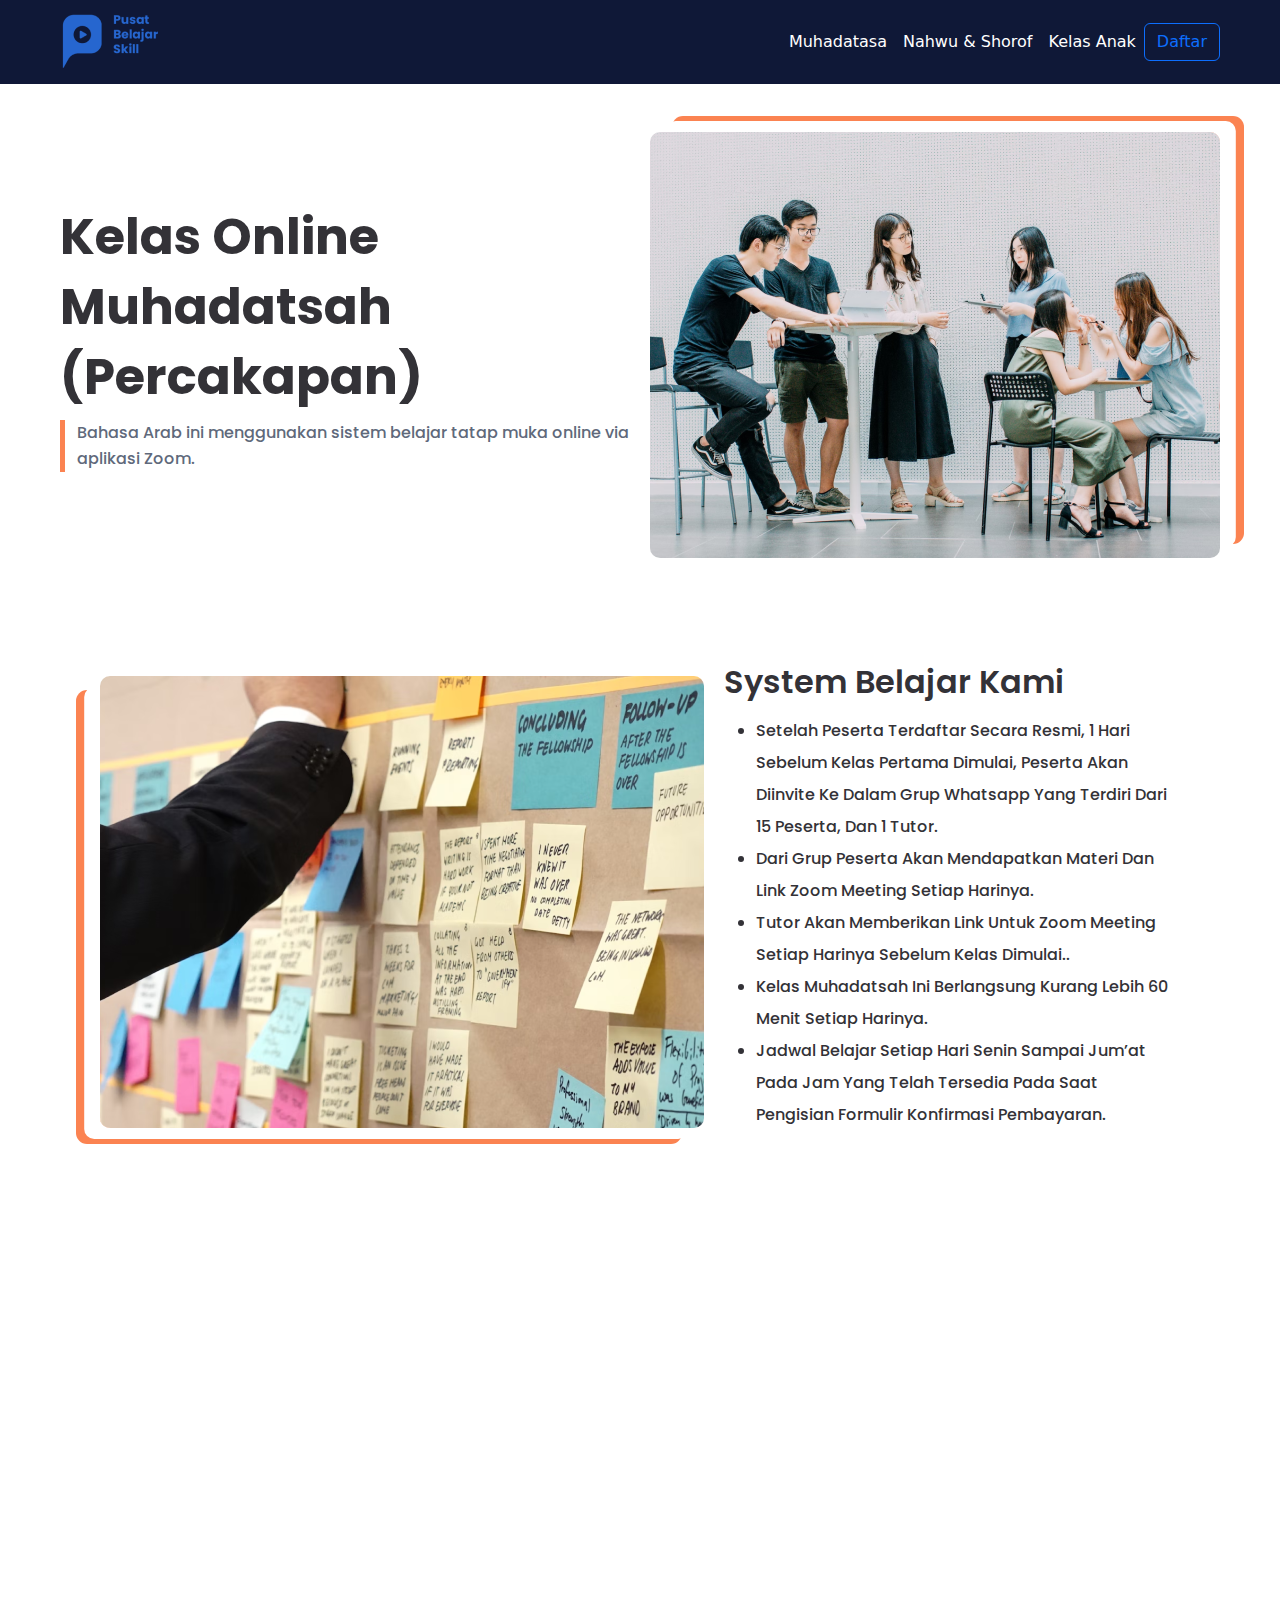
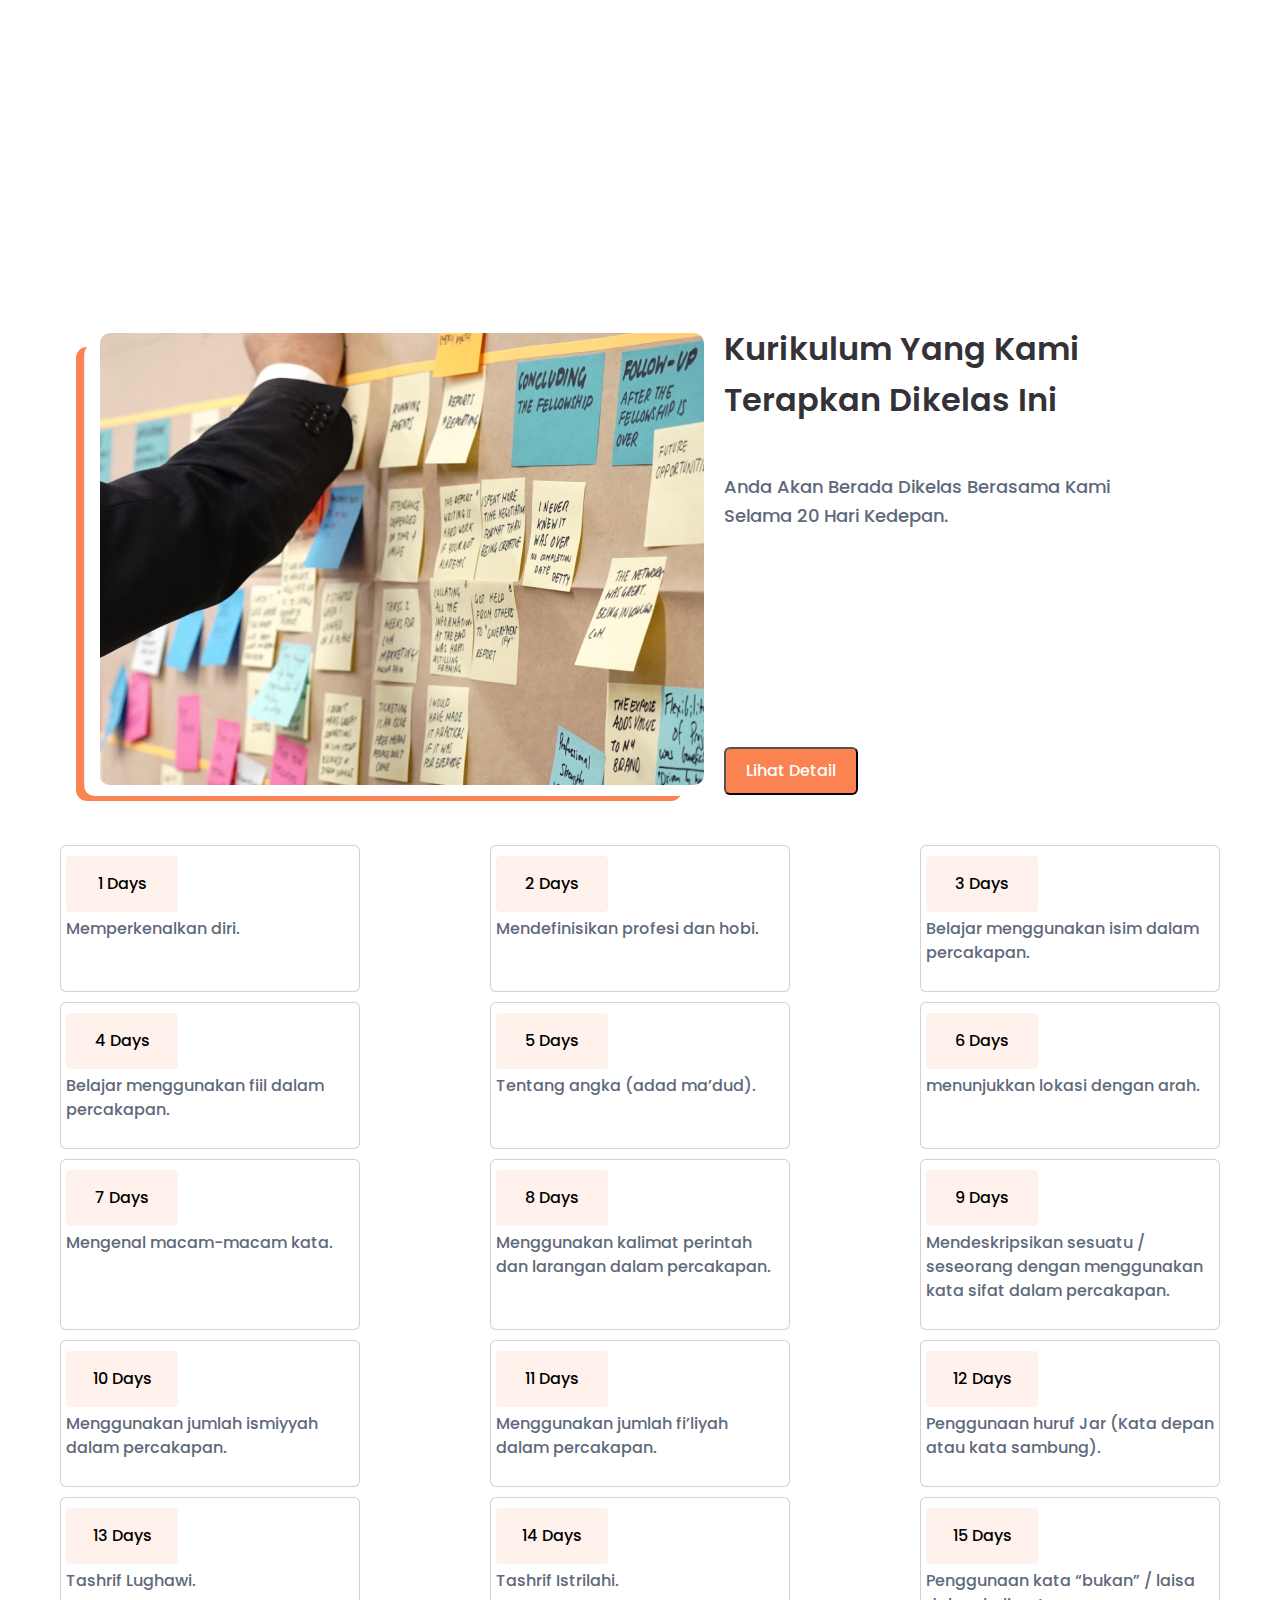
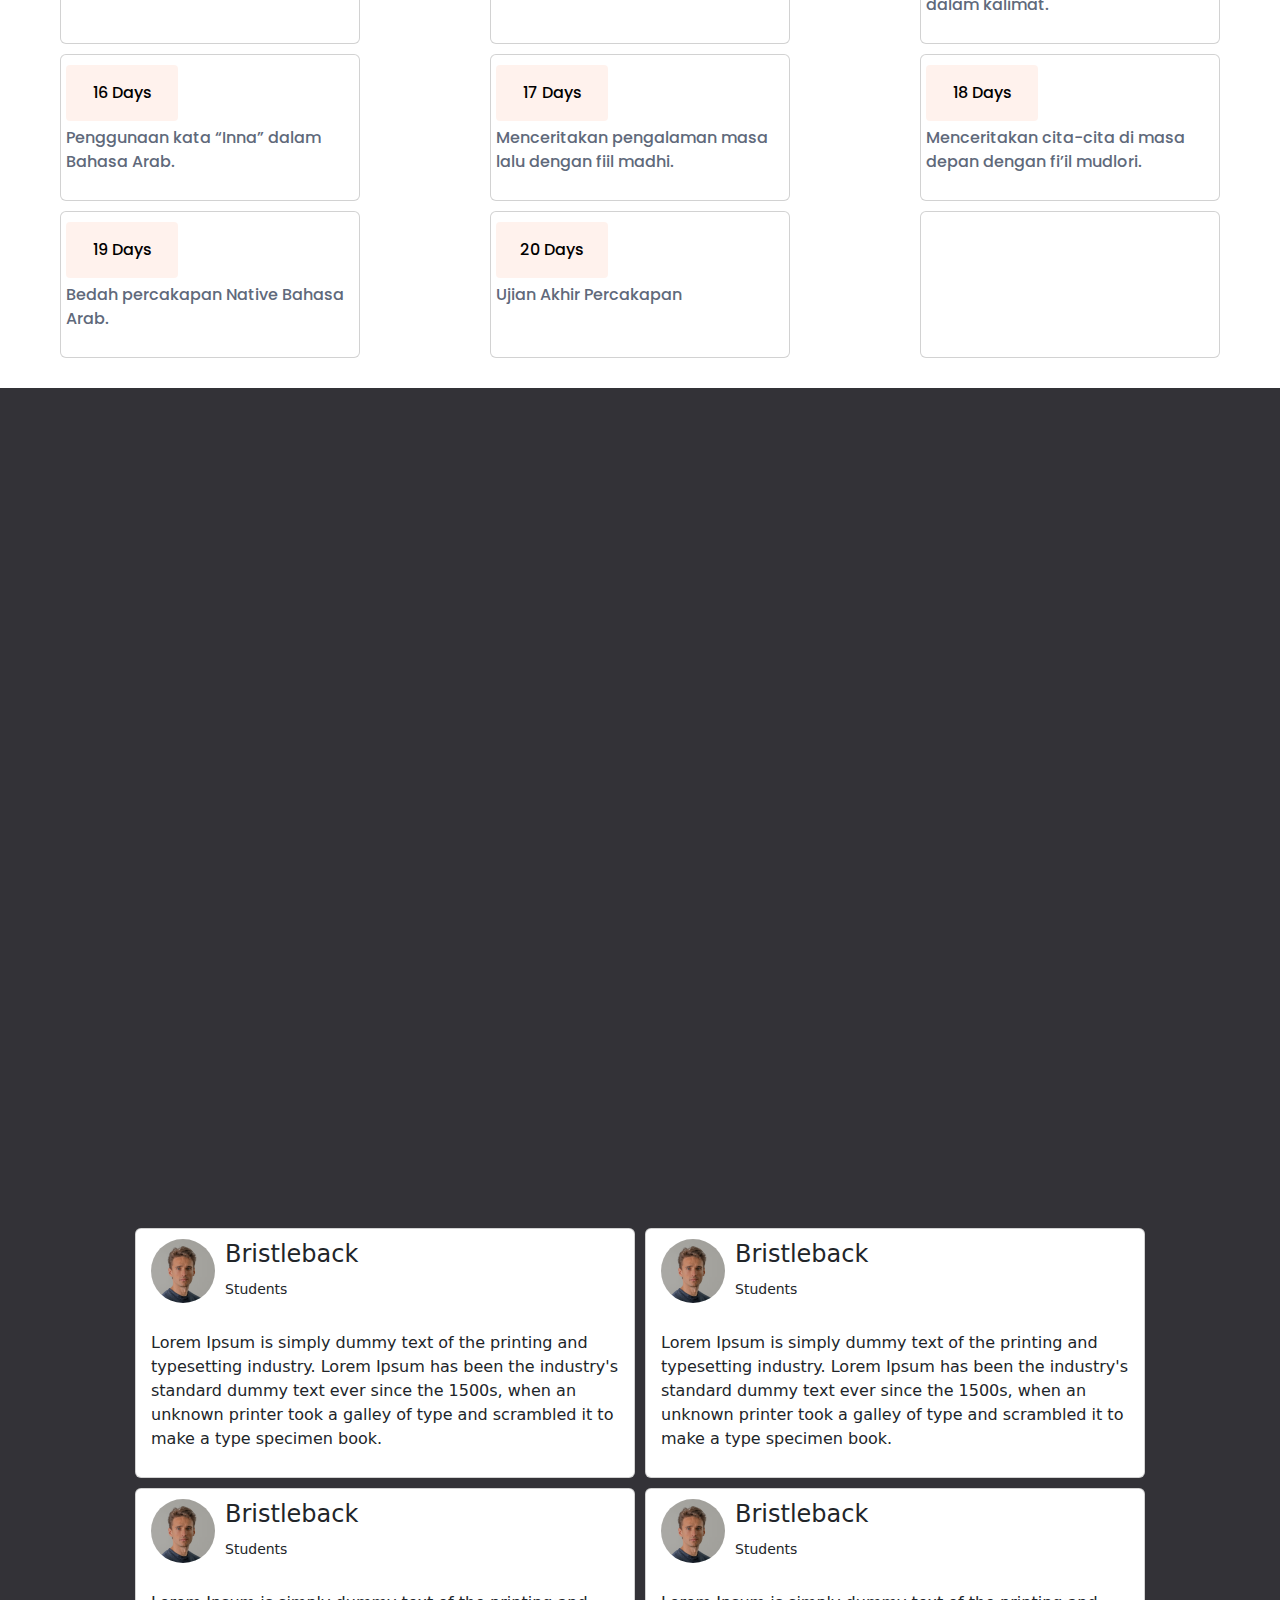
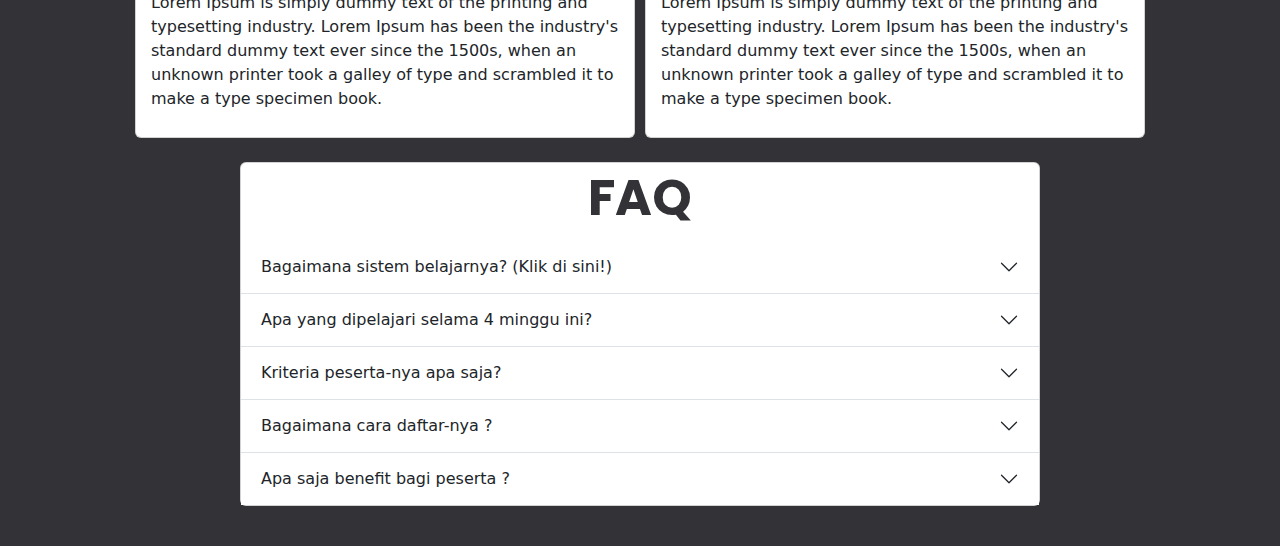
<file: muhadatasah.html>
<!DOCTYPE html>
<html lang="en">

<head>
  <meta charset="UTF-8">
  <meta http-equiv="X-UA-Compatible" content="IE=edge">
  <meta name="viewport" content="width=device-width, initial-scale=1.0">
  <title>Document</title>
  <link rel="stylesheet" href="https://cdn.jsdelivr.net/npm/bootstrap@5.2.3/dist/css/bootstrap.min.css">
  <link rel="stylesheet" href="https://unpkg.com/aos@next/dist/aos.css" />
  <link rel="stylesheet" href="public/assets/css/vertical-layout-light/app.css">
</head>

<body>
  <!-- navbar -->
  <nav class="navbar navbar-expand-lg bg-heros">
    <div class="container">
      <a class="navbar-brand" href="index.html"><img src="images/logo.png" alt=""></a>
      <button class="navbar-toggler" type="button" data-bs-toggle="collapse" data-bs-target="#navbarScroll" aria-controls="navbarScroll" aria-expanded="false" aria-label="Toggle navigation">
        <span class="navbar-toggler-icon"></span>
      </button>
      <div class="collapse navbar-collapse justify-content-end" id="navbarScroll">
        
        <div class="navbar-nav justify-content-end">
            <a class="nav-link active" aria-current="page" href="muhadatasah.html">Muhadatasa</a>
            <a class="nav-link" href="nahwusorof.html">Nahwu & Shorof</a>
            <a class="nav-link" href="kelasanak.html">Kelas Anak</a>
        </div>
        <div class="d-flex" role="search">
            <button class="btn btn-outline-primary" data-bs-toggle="modal" data-bs-target="#exampleModal">Daftar</button>
          </div>
      </div>
    </div>
</nav>
  <!-- heros -->
  <section class="section-heros-muhadatsah mt-5" id="section-heros-muhadatsah">
    <div class="container">
      <div class="contain-row">
        <div class="contain-text">
          <h3>Kelas Online Muhadatsah (percakapan)</h3>
          <div class="line-pane">
            <p>Bahasa Arab ini menggunakan sistem belajar tatap muka online via aplikasi Zoom.</p>
          </div>
        </div>
        <div class="contain-image">
          <img src="images/big_hero.png" alt="">
        </div>
      </div>
    </div>
  </section>
  <section class="section-system-ngajar mt-5" id="section-system-ngajar">
    <div class="container">
      <div class="contain-row">
        <div class="contain-image">
          <img src="images/image_product2.png" alt="">
        </div>
        <div class="contain-text">
          <h3>System Belajar Kami</h3>
          <ul>
            <li>Setelah peserta terdaftar secara resmi, 1 hari sebelum kelas pertama dimulai, peserta akan diinvite ke
              dalam grup whatsapp yang terdiri dari 15 peserta, dan 1 tutor.</li>
            <li>Dari grup peserta akan mendapatkan materi dan link Zoom meeting setiap harinya.</li>
            <li>Tutor akan memberikan link untuk Zoom meeting setiap harinya sebelum kelas dimulai..</li>
            <li>Kelas muhadatsah ini berlangsung kurang lebih 60 menit setiap harinya.</li>
            <li>Jadwal belajar setiap hari Senin sampai Jum’at pada jam yang telah tersedia pada saat pengisian formulir
              konfirmasi pembayaran.</li>
          </ul>
        </div>
      </div>
    </div>
  </section>
  <!-- soon -->
  <section id="soon" class="soon">
    <div data-aos="zoom-in-down" data-aos-duration="3000" class="container">
      <h3 class="mb-4 text-center">Kelas Yang akan Datang</h3>
      <div class="content-row">
        <!-- kelas1 -->
        <div class="sk-card">
          <div class="row-head d-flex flex-row align-items-centes gap-4">
            <img src="images/avatar.png" alt="">
            <div>
              <h4>Ustad</h4>
              <small>Muhadatasa</small>
            </div>
          </div>
          <img src="images/prod1.png" class="img-product mt-2" alt="">
          <h3>Belajar dan Praktek Pengucapan Bahasa Arab Dengan Benar</h3>
          <small>Rp 119.000</small>
        </div>
      </div>
    </div>
  </section>
  <!-- module -->
  <section class="section-system-module mt-5" id="section-system-module">
    <div class="container">
      <div class="contain-row">
        <div class="contain-image">
          <img src="images/image_product2.png" alt="">
        </div>
        <div class="contain-text">
          <h3 class="mb-5">Kurikulum Yang Kami terapkan Dikelas Ini</h3>
          <p>Anda Akan Berada Dikelas Berasama Kami Selama 20 hari kedepan.</p>
          <button class="btn-detail">Lihat Detail</button>
        </div>
      </div>
    </div>
  </section>
  <section class="section-module-list" id="section-module-list">
    <div class="container">
      <div class="contain-row">
        <div class="card">
          <div class="days"> 1 Days</div>
          <p>Memperkenalkan diri.</p>
        </div>
        <div class="card">
          <div class="days"> 2 Days</div>
          <p>Mendefinisikan profesi dan hobi.</p>
        </div>
        <div class="card">
          <div class="days"> 3 Days</div>
          <p>Belajar menggunakan isim dalam percakapan.</p>
        </div>
        <div class="card">
          <div class="days"> 4 Days</div>
          <p>Belajar menggunakan fiil dalam percakapan.</p>
        </div>
        <div class="card">
          <div class="days"> 5 Days</div>
          <p>Tentang angka (adad ma’dud).</p>
        </div>
        <div class="card">
          <div class="days"> 6 Days</div>
          <p>menunjukkan lokasi dengan arah.</p>
        </div>
        <div class="card">
          <div class="days"> 7 Days</div>
          <p>Mengenal macam-macam kata.</p>
        </div>
        <div class="card">
          <div class="days"> 8 Days</div>
          <p>Menggunakan kalimat perintah dan larangan dalam percakapan.</p>
        </div>
        <div class="card">
          <div class="days"> 9 Days</div>
          <p>Mendeskripsikan sesuatu / seseorang dengan menggunakan kata sifat dalam percakapan.</p>
        </div>
        <div class="card">
          <div class="days"> 10 Days</div>
          <p>Menggunakan jumlah ismiyyah dalam percakapan.</p>
        </div>
        <div class="card">
          <div class="days"> 11 Days</div>
          <p>Menggunakan jumlah fi’liyah dalam percakapan.</p>
        </div>
        <div class="card">
          <div class="days"> 12 Days</div>
          <p>Penggunaan huruf Jar (Kata depan atau kata sambung).</p>
        </div>
        <div class="card">
          <div class="days"> 13 Days</div>
          <p>Tashrif Lughawi.
          </p>
        </div>
        <div class="card">
          <div class="days"> 14 Days</div>
          <p>Tashrif Istrilahi.
          </p>
        </div>
        <div class="card">
          <div class="days"> 15 Days</div>
          <p>Penggunaan kata “bukan” / laisa dalam kalimat.</p>
        </div>
        <div class="card">
          <div class="days"> 16 Days</div>
          <p>Penggunaan kata “Inna” dalam Bahasa Arab.</p>
        </div>
        <div class="card">
          <div class="days"> 17 Days</div>
          <p>Menceritakan pengalaman masa lalu dengan fiil madhi.</p>
        </div>
        <div class="card">
          <div class="days"> 18 Days</div>
          <p>Menceritakan cita-cita di masa depan dengan fi’il mudlori.</p>
        </div>
        <div class="card">
          <div class="days"> 19 Days</div>
          <p>Bedah percakapan Native Bahasa Arab.</p>
        </div>
        <div class="card">
          <div class="days"> 20 Days</div>
          <p>Ujian Akhir Percakapan</p>
        </div>
        <div class="card"></div>
      </div>
    </div>
  </section>
  <!-- video -->
  <section class="section-video" id="section-video">
    <div class="video-intro">
      <iframe width="1240" height="600" src="https://www.youtube.com/embed/dinQIb4ZFXY" title="video"></iframe>
    </div>
    <div class="sk-quetsion">
      <div class="card">
        <div class="card-title">
          <div class="head-profile">
            <img src="images/avatar2.png" alt="avatar2">
            <div>
              <h4>Bristleback</h4>
              <small>Students</small>
            </div>
          </div>
        </div>
        <div class="body-coment">
          <p>Lorem Ipsum is simply dummy text of the printing and typesetting industry. Lorem Ipsum has been the
            industry's standard dummy text ever since the 1500s, when an unknown printer took a galley of type and
            scrambled it to make a type specimen book.</p>
        </div>
      </div>
      <div class="card">
        <div class="card-title">
          <div class="head-profile">
            <img src="images/avatar2.png" alt="avatar2">
            <div>
              <h4>Bristleback</h4>
              <small>Students</small>
            </div>
          </div>
        </div>
        <div class="body-coment">
          <p>Lorem Ipsum is simply dummy text of the printing and typesetting industry. Lorem Ipsum has been the
            industry's standard dummy text ever since the 1500s, when an unknown printer took a galley of type and
            scrambled it to make a type specimen book.</p>
        </div>
      </div>
      <div class="card">
        <div class="card-title">
          <div class="head-profile">
            <img src="images/avatar2.png" alt="avatar2">
            <div>
              <h4>Bristleback</h4>
              <small>Students</small>
            </div>
          </div>
        </div>
        <div class="body-coment">
          <p>Lorem Ipsum is simply dummy text of the printing and typesetting industry. Lorem Ipsum has been the
            industry's standard dummy text ever since the 1500s, when an unknown printer took a galley of type and
            scrambled it to make a type specimen book.</p>
        </div>
      </div>
      <div class="card">
        <div class="card-title">
          <div class="head-profile">
            <img src="images/avatar2.png" alt="avatar2">
            <div>
              <h4>Bristleback</h4>
              <small>Students</small>
            </div>
          </div>
        </div>
        <div class="body-coment">
          <p>Lorem Ipsum is simply dummy text of the printing and typesetting industry. Lorem Ipsum has been the
            industry's standard dummy text ever since the 1500s, when an unknown printer took a galley of type and
            scrambled it to make a type specimen book.</p>
        </div>
      </div>
    </div>
    <div class="sk-faq mt-4">
      <div class="card">
        <h3>FAQ</h3>
        <div class="accordion accordion-flush" id="accordionFlushExample">
          <div class="accordion-item">
            <h2 class="accordion-header" id="flush-headingOne">
              <button class="accordion-button collapsed" type="button" data-bs-toggle="collapse"
                data-bs-target="#flush-collapseOne" aria-expanded="false" aria-controls="flush-collapseOne">
                Bagaimana sistem belajarnya? (Klik di sini!)
              </button>
            </h2>
            <div id="flush-collapseOne" class="accordion-collapse collapse" aria-labelledby="flush-headingOne"
              data-bs-parent="#accordionFlushExample">
              <div class="accordion-body">Kelas Online Muhadatsah (percakapan) Bahasa Arab ini menggunakan sistem belajar tatap muka online via aplikasi Zoom.
                <ul>
                  <li>Setelah peserta terdaftar secara resmi, 1 hari sebelum kelas pertama dimulai, peserta akan diinvite ke dalam grup whatsapp yang terdiri dari 15 peserta, dan 1 tutor.</li>
                  <li>Dari grup peserta akan mendapatkan materi dan link Zoom meeting setiap harinya.</li>
                  <li>Tutor akan memberikan link untuk Zoom meeting setiap harinya sebelum kelas dimulai.</li>
                  <li>Jadwal belajar setiap hari Senin sampai Jum’at pada jam yang telah tersedia pada saat pengisian formulir konfirmasi pembayaran.</li>
                  <li>Kelas muhadatsah ini berlangsung kurang lebih 60 menit setiap harinya.</li> 
                </ul>
              </div>
            </div>
          </div>
          <div class="accordion-item">
            <h2 class="accordion-header" id="flush-headingTwo">
              <button class="accordion-button collapsed" type="button" data-bs-toggle="collapse"
                data-bs-target="#flush-collapseTwo" aria-expanded="false" aria-controls="flush-collapseTwo">
                Apa yang dipelajari selama 4 minggu ini?
              </button>
            </h2>
            <div id="flush-collapseTwo" class="accordion-collapse collapse" aria-labelledby="flush-headingTwo"
              data-bs-parent="#accordionFlushExample">
              <div class="accordion-body">
                <p>Hari 1 : Memperkenalkan diri</p>
                <p>Hari 2 : Mendefinisikan profesi dan hobi.</p> 
                <p>Hari 3 : Belajar menggunakan isim dalam percakapan.</p> 
                <p>Hari 4 : Belajar menggunakan fiil dalam percakapan</p> 
                <p>Hari 5 : Tentang angka (adad ma’dud)</p> 
                <p>Hari 6 : menunjukkan lokasi dengan arah</p> 
                <p>Hari 7 : Mengenal macam-macam kata.</p> 
                <p>Hari 8 : Menggunakan kalimat perintah dan larangan dalam percakapan.</p> 
                <p>Hari 9 : Mendeskripsikan sesuatu / seseorang dengan menggunakan kata sifat dalam percakapan.</p> 
                <p>Hari 10 : Menggunakan jumlah ismiyyah dalam percakapan.</p> 
                <p>Hari 11 : Menggunakan jumlah fi’liyah dalam percakapan.</p> 
                <p>Hari 12 : Penggunaan huruf Jar (Kata depan atau kata sambung)</p> 
                <p>Hari 13 : Tashrif Lughawi.</p> 
                <p>Hari 14 : Tashrif Istrilahi.</p> 
                <p>Hari 15 : Penggunaan kata “bukan” / laisa dalam kalimat.</p> 
                <p>Hari 16 : Penggunaan kata “Inna” dalam Bahasa Arab.</p> 
                <p>Hari 17 : Menceritakan pengalaman masa lalu dengan fiil madli.</p> 
                <p>Hari 18 : Menceritakan cita-cita di masa depan dengan fi’il mudlori.</p> 
                <p>Hari 19 : Bedah percakapan Native Bahasa Arab.</p> 
                <p>Hari 20 : Ujian Akhir Percakapan</p> 
                <br/>
                Note : Materi di atas disusun sesuai dengan urutan-nya secara umum. Dalam pelaksanaan, tutor bisa mengurangi atau menambahkan materi/topik, serta bisa menggunakan urut-urutan yang berbeda kepada peserta sesuai kebutuhan di kelas.</div>
            </div>
          </div>
          <div class="accordion-item">
            <h2 class="accordion-header" id="flush-headingThree">
              <button class="accordion-button collapsed" type="button" data-bs-toggle="collapse"
                data-bs-target="#flush-collapseThree" aria-expanded="false" aria-controls="flush-collapseThree">
                Kriteria peserta-nya apa saja?
              </button>
            </h2>
            <div id="flush-collapseThree" class="accordion-collapse collapse" aria-labelledby="flush-headingThree"
              data-bs-parent="#accordionFlushExample">
              <div class="accordion-body">Kelas ini untuk mereka yang baru belajar Bahasa Arab. Mulai dari Nol. Namun, harus sudah bisa membaca huruf hijaiyyah. Kelas online Bahasa Arab ini bisa diikuti oleh pelajar, mahasiswa & umum. Untuk pelajar, minimal kelas VII atau SMP & sederajat.</div>
            </div>
          </div>
          <div class="accordion-item">
            <h2 class="accordion-header" id="flush-headingFour">
              <button class="accordion-button collapsed" type="button" data-bs-toggle="collapse"
                data-bs-target="#flush-collapseFour" aria-expanded="false" aria-controls="flush-collapseFour">
                Bagaimana cara daftar-nya ?
              </button>
            </h2>
            <div id="flush-collapseFour" class="accordion-collapse collapse" aria-labelledby="flush-headingFour"
              data-bs-parent="#accordionFlushExample">
              <div class="accordion-body">Langkah-langkah Pendaftaran Kelas Bahasa Arab – Nahwu Shorof Online ini sebagai berikut:
                <ol>
                   <li>Mengisi Formulir Pendaftaran di atas.</li>
                   <li>Transfer pembayaran sesuai dengan biaya yang tercantum pada info ketentuan.</li>
                   <li>Melakukan Konfirmasi Pembayaran di halaman Konfirmasi.</li>
                   <li>Setelah teman-teman melakukan Konfirmasi Pembayaran. Admin registrasi akan melakukan proses review secara manual pada pembayaran teman-teman. Proses review maksimal 12 jam.</li>
                   <li>Setelah itu teman-teman cukup bersantai saja. Admin Kelas akan menghubungi teman-teman 1 hari sebelum kelas dimulai.</li>
                   <li>Siap mengikuti kelas. Belajar yang rajin ya!</li>
                </ol>
              </div>
            </div>
          </div>
          <div class="accordion-item">
            <h2 class="accordion-header" id="flush-headingFive">
              <button class="accordion-button collapsed" type="button" data-bs-toggle="collapse"
                data-bs-target="#flush-collapseFive" aria-expanded="false" aria-controls="flush-collapseFive">
                Apa saja benefit bagi peserta ?
              </button>
            </h2>
            <div id="flush-collapseFive" class="accordion-collapse collapse" aria-labelledby="flush-headingFive"
              data-bs-parent="#accordionFlushExample">
              <div class="accordion-body">Langkah-langkah Pendaftaran Kelas Bahasa Arab – Nahwu Shorof Online ini sebagai berikut:
                <ol>
                   <li>Ilmu yang bermanfaat.</li>
                   <li>Forum Diskusi dan Tanya jawab.</li>
                   <li>Menjalin silaturahmi antar pembelajar.</li>
                   <li>Sertifikat kepesertaan (digital) seusai program</li>
                </ol>
              </div>
            </div>
          </div>
        </div>
      </div>
    </div>
  </section>
  <!-- modal -->
  <div class="modal fade" id="exampleModal" tabindex="-1" aria-labelledby="exampleModalLabel" aria-hidden="true">
    <div class="modal-dialog">
      <div class="modal-content">
        <div class="modal-header">
          <h1 class="modal-title fs-5" id="exampleModalLabel">Daftar Kelas Bahasa Arab</h1>
          <button type="button" class="btn-close" data-bs-dismiss="modal" aria-label="Close"></button>
        </div>
        <form id="form-register">
            <div class="modal-body">
                <div class="sk-card">
                    Form Ini Akan Terhubung Dengan Admin Sekolahsill Untuk Melakuakn Pendaftaran Lebih Lanjut,Silhakan Mengisi Form Di bawah Ini
                </div>

            
                <div class="row g-3 mt-3">
                        <div class="col-md-6">
                        <label for="inputEmail4" class="form-label">Nama</label>
                            <input type="text" class="form-control" id="inputNama" required>
                        </div>
                        <div class="col-md-6">
                        <label for="inputPassword4" class="form-label">Email</label>
                            <input type="email" class="form-control" id="inputEmail" required>
                        </div>
                </div>
                <div class="row g-3 mt-3">
                        <div class="col-md-6">
                            <label for="inputEmail4" class="form-label">jenis kelamin</label>
                            <select name="jenis_kelamin" id="jeniskelamin" class="form-control" required>
                                <option value=""> -- pilih -- </option>
                                <option value="laki_laki"> Laki-Laki </option>
                                <option value="perempuan"> Perempuan </option>
                            </select>
                        </div>
                        <div class="col-md-6">
                        <label for="inputPassword4" class="form-label">Umur</label>
                            <input type="text" class="form-control" id="inputUmur">
                        </div>
                </div>
                <div class="row g-3 mt-3">
                        <div class="col-md-12">
                        <label for="inputPassword4" class="form-label">No Hp</label>
                            <input type="text" class="form-control" id="inputHp">
                        </div>
                </div>
                <div class="row g-3 mt-3">
                        <div class="col-md-6">
                        <label for="inputEmail4" class="form-label">kelas</label>
                        <select name="kelas" id="kelas" class="form-control">
                                <option> -- pilih -- </option>                   
                                <option value="kelas_muhadatsah">Kelas Muhadatsah</option>
                                <option value="kelas_nahwu_sorof">Kelas Nahwu Dan Sorof</option>
                                <option value="kelas_muhadatsah">Kelas Anak</option>
                        </select>
                        </div>
                        <div class="col-md-6">
                            <label for="inputPassword4" class="form-label">Jam</label>
                            <select name="jam" id="jam" class="form-control">
                                <option> -- pilih -- </option>
                                <option value="20:00_21:00">20:00 - 21:00 (kelas muhadatsah)</option>
                                <option value="20:00_21:00">19:00 - 20:00 (kelas anak)</option>
                                <option value="fleksibel">20:00 - 21:00 (Kelas nahwi sorof)</option>
                            </select>
                        </div>
                </div>

                <div class="row g-3 mt-3">
                        <div class="col-md-12">
                        <label for="inputEmail4" class="form-label">Alamat</label>
                        <textarea cols="6" rows="5" class="form-control" id="inputAlamat"></textarea>
                        </div>
                </div>
            </div>
            <div class="modal-footer">
            <button type="button" class="btn btn-secondary" data-bs-dismiss="modal">Batal</button>
            <button type="submit"  class="btn btn-primary">Daftar</button>
            </div>
        </form>
      </div>
    </div>
  </div>
  <script src="https://cdn.jsdelivr.net/npm/bootstrap@5.2.3/dist/js/bootstrap.bundle.min.js"></script>
  <script src="https://unpkg.com/aos@next/dist/aos.js"></script>
  <script>
    AOS.init();

    const whatsappBtn = document.getElementById("whatsapp-btn");
    let form =document.getElementById('form-register');
    let inputNama =document.getElementById('inputNama');
    let inputEmail =document.getElementById('inputEmail');
    let jeniskelamin =document.getElementById('jeniskelamin');
    let inputUmur =document.getElementById('inputUmur');
    let inputHp =document.getElementById('inputHp');
    let kelas =document.getElementById('kelas');
    let jam =document.getElementById('jam');
    let inputAlamat =document.getElementById('inputAlamat');
    form.addEventListener('submit',(event)=>{
      event.preventDefault();
      const template = `Assalamu alaikum wa rahmathullahi wa barakthu, 
saya : ${inputNama.value},
jenis kelamin : ${jeniskelamin.value},
umur : ${inputUmur.value}th,
alamat: ${inputAlamat.value},
ingin mendaftar kelas tahsin ${kelas.value},
dengan jam ${jam.value}`;
      const url = `https://api.whatsapp.com/send?phone=6281818182171&text=${encodeURIComponent(template)}`;
      window.location.href=url
    })
  </script>
</body>

</html>
</file>
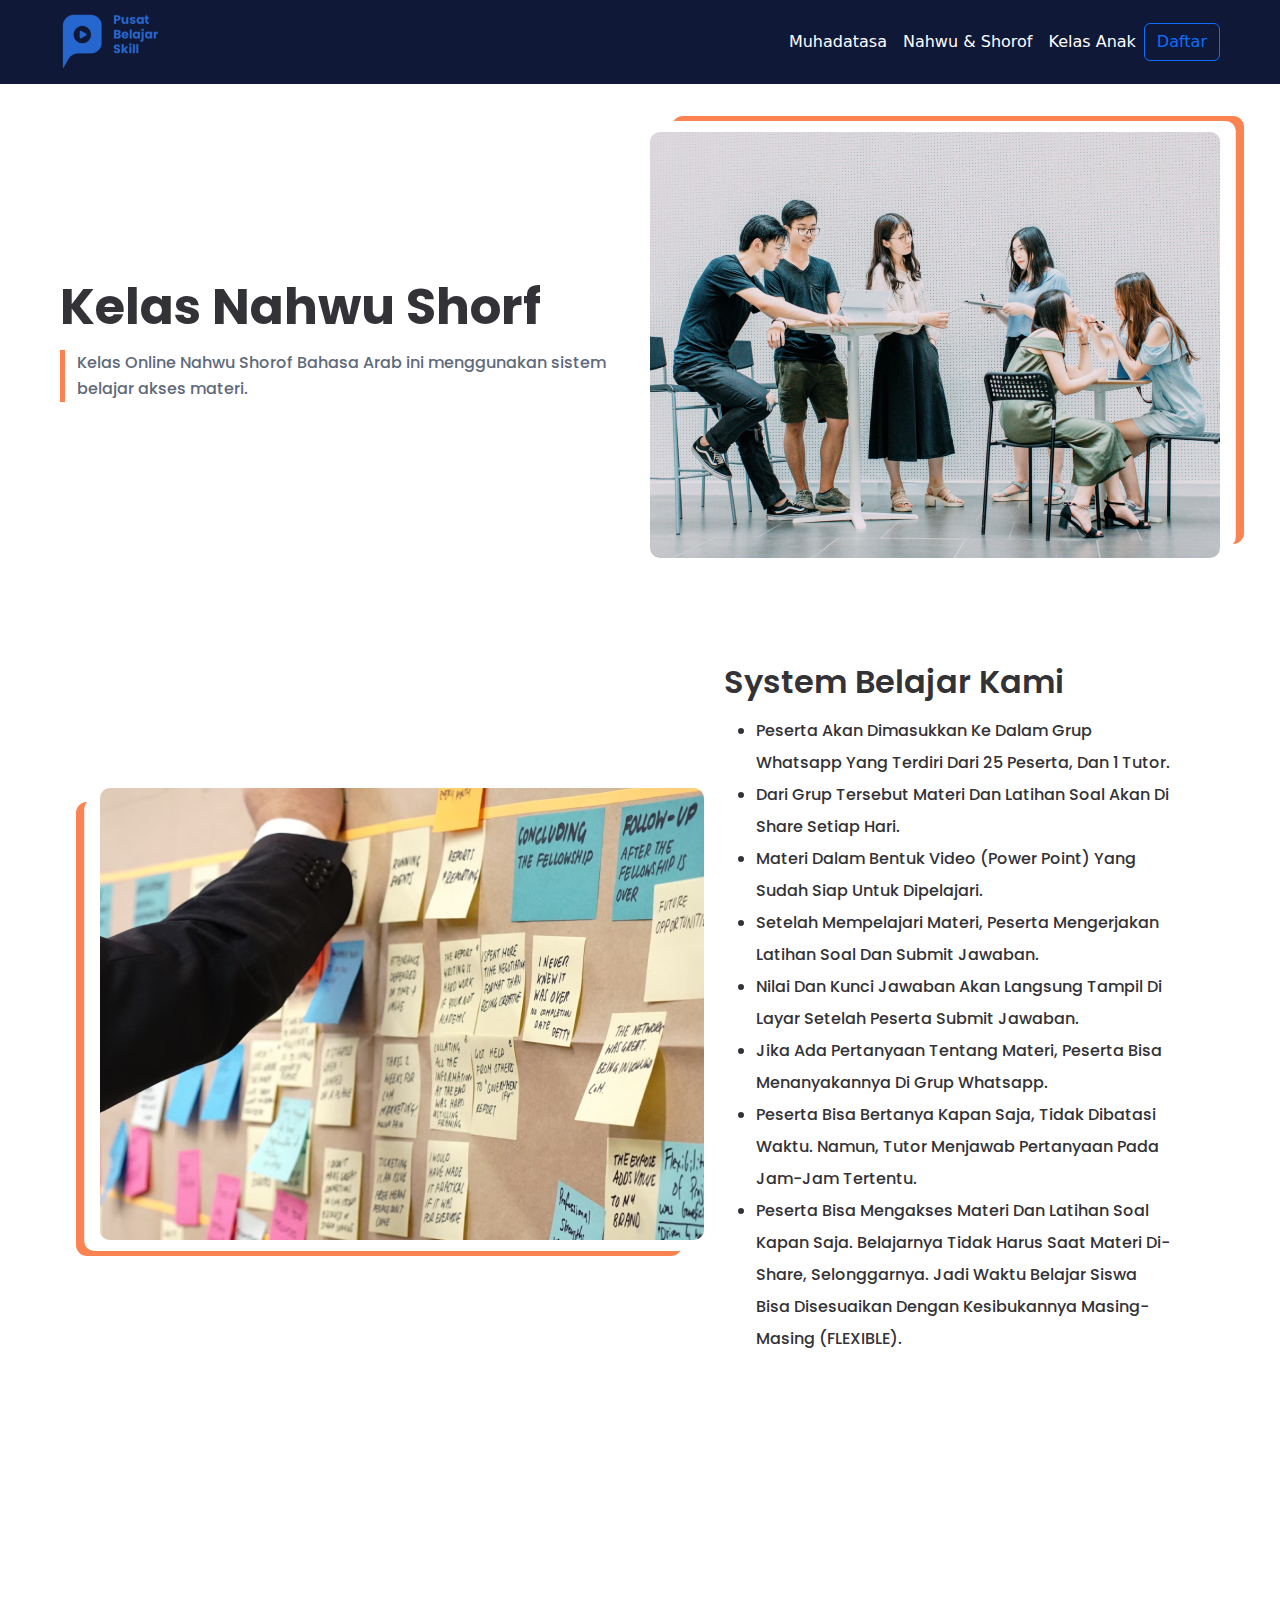
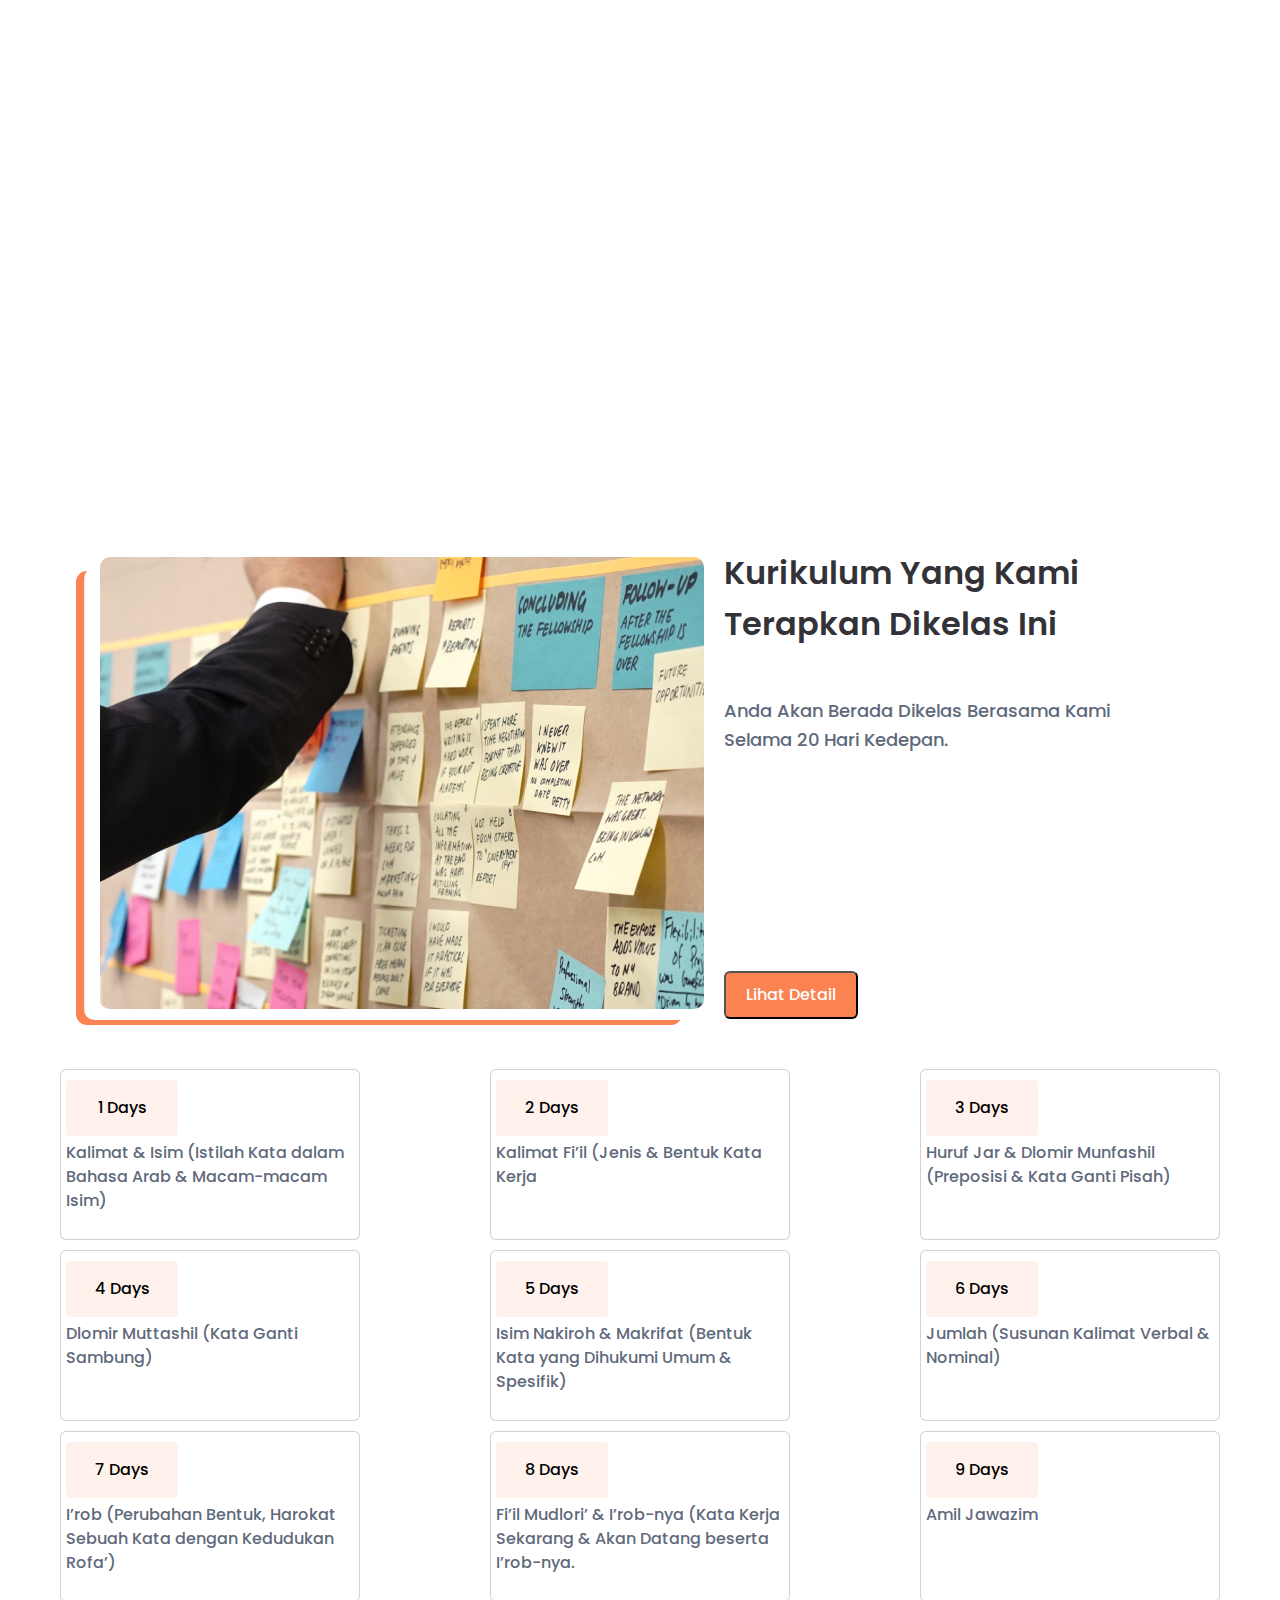
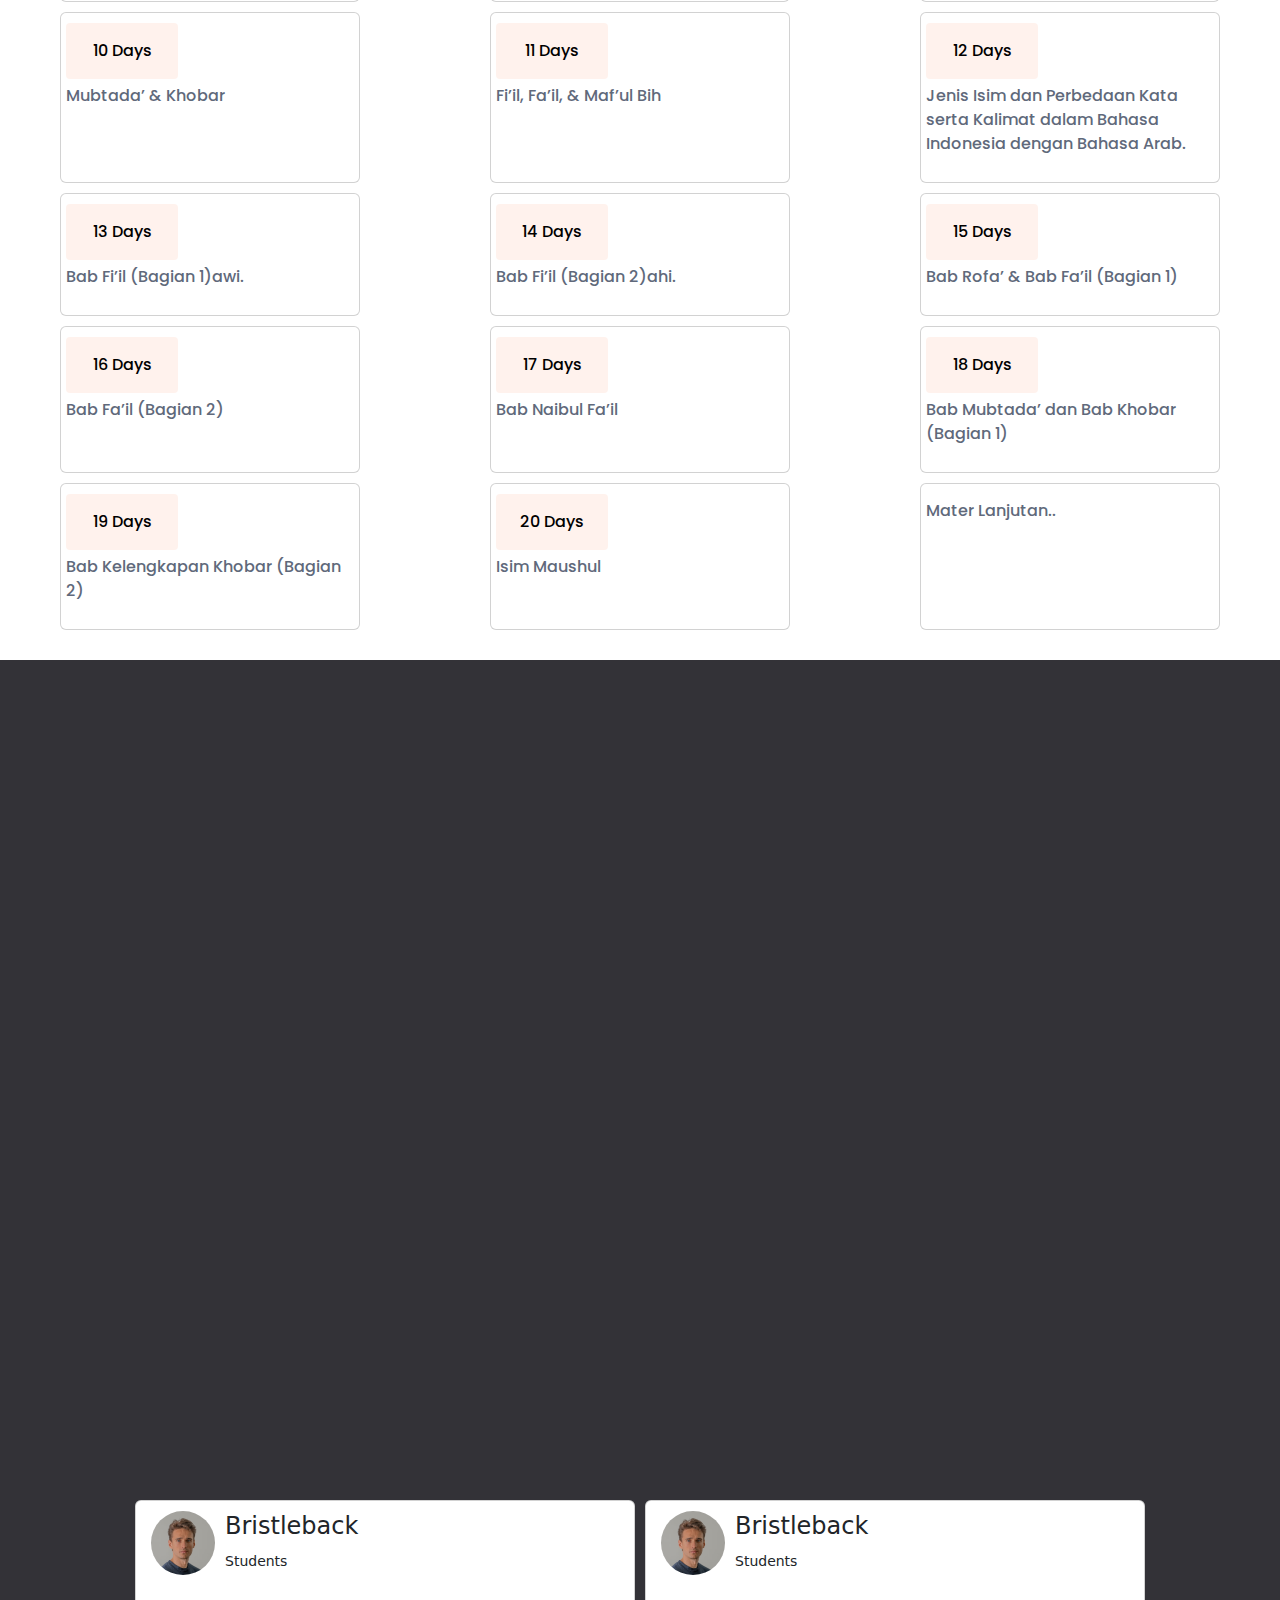
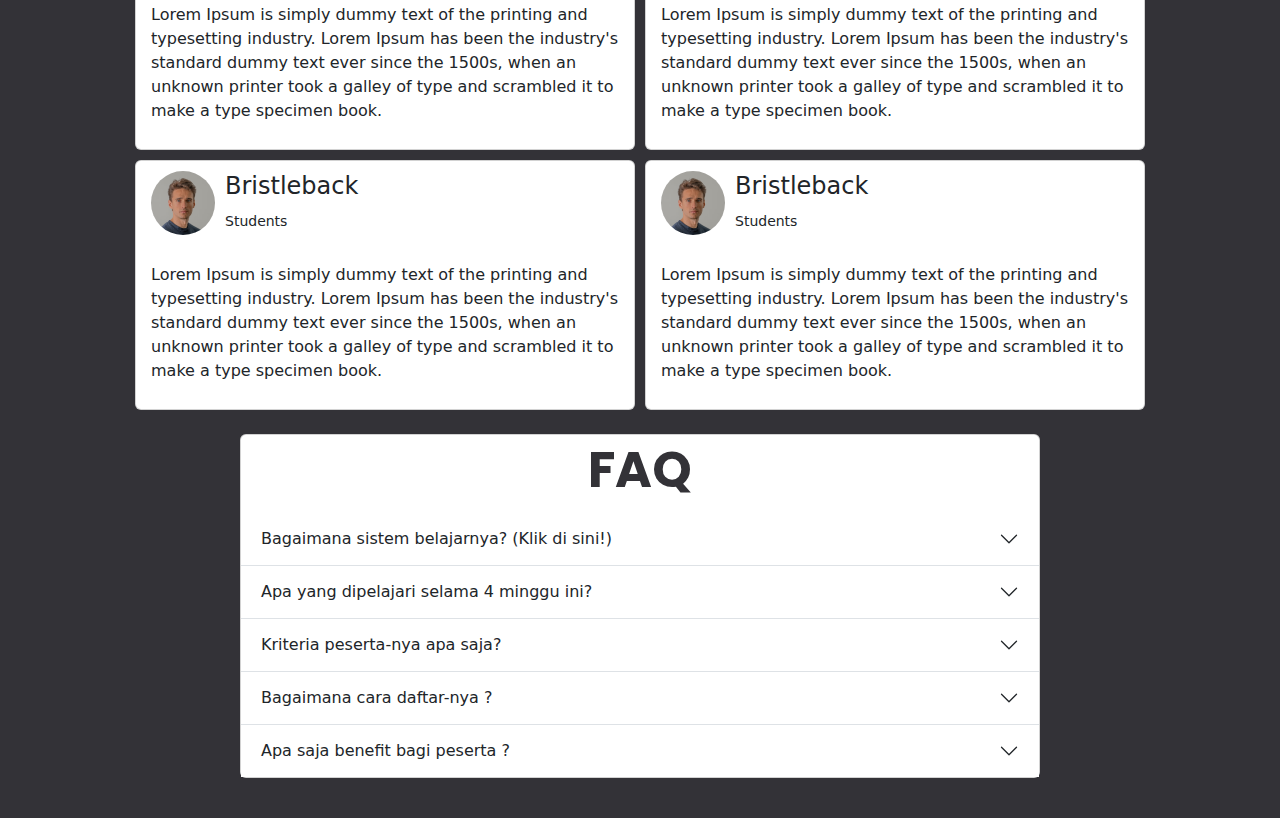
<file: nahwusorof.html>
<!DOCTYPE html>
<html lang="en">

<head>
  <meta charset="UTF-8">
  <meta http-equiv="X-UA-Compatible" content="IE=edge">
  <meta name="viewport" content="width=device-width, initial-scale=1.0">
  <title>Document</title>
  <link rel="stylesheet" href="https://cdn.jsdelivr.net/npm/bootstrap@5.2.3/dist/css/bootstrap.min.css">
  <link rel="stylesheet" href="https://unpkg.com/aos@next/dist/aos.css" />
  <link rel="stylesheet" href="public/assets/css/vertical-layout-light/app.css">
</head>

<body>
  <!-- navbar -->
  <nav class="navbar navbar-expand-lg bg-heros">
    <div class="container">
      <a class="navbar-brand" href="index.html"><img src="images/logo.png" alt=""></a>
      <button class="navbar-toggler" type="button" data-bs-toggle="collapse" data-bs-target="#navbarScroll" aria-controls="navbarScroll" aria-expanded="false" aria-label="Toggle navigation">
        <span class="navbar-toggler-icon"></span>
      </button>
      <div class="collapse navbar-collapse justify-content-end" id="navbarScroll">
        
        <div class="navbar-nav justify-content-end">
            <a class="nav-link active" aria-current="page" href="muhadatasah.html">Muhadatasa</a>
            <a class="nav-link" href="nahwusorof.html">Nahwu & Shorof</a>
            <a class="nav-link" href="kelasanak.html">Kelas Anak</a>
        </div>
        <div class="d-flex" role="search">
            <button class="btn btn-outline-primary" data-bs-toggle="modal" data-bs-target="#exampleModal">Daftar</button>
          </div>
      </div>
    </div>
</nav>
  <!-- heros -->
  <section class="section-heros-muhadatsah mt-5" id="section-heros-muhadatsah">
    <div class="container">
      <div class="contain-row">
        <div class="contain-text">
          <h3>Kelas Nahwu Shorf</h3>
          <div class="line-pane">
            <p>Kelas Online Nahwu Shorof Bahasa Arab ini menggunakan sistem belajar akses materi.</p>
          </div>
        </div>
        <div class="contain-image">
          <img src="images/big_hero.png" alt="">
        </div>
      </div>
    </div>
  </section>
  <!-- ngajar -->
  <section class="section-system-ngajar mt-5" id="section-system-ngajar">
    <div class="container">
      <div class="contain-row">
        <div class="contain-image">
          <img src="images/image_product2.png" alt="">
        </div>
        <div class="contain-text">
          <h3>System Belajar Kami</h3>
          <ul>
            <li>Peserta akan dimasukkan ke dalam grup whatsapp yang terdiri dari 25 peserta, dan 1 tutor.</li> 
            <li>Dari grup tersebut materi dan latihan soal akan di share setiap hari.</li> 
            <li>Materi dalam bentuk video (power point) yang sudah siap untuk dipelajari.</li> 
            <li>Setelah mempelajari materi, peserta mengerjakan latihan soal dan submit jawaban.</li> 
            <li>Nilai dan Kunci jawaban akan langsung tampil di layar setelah peserta submit jawaban.</li> 
            <li>Jika ada pertanyaan tentang materi, peserta bisa menanyakannya di grup whatsapp.</li> 
            <li>Peserta bisa bertanya kapan saja, tidak dibatasi waktu. Namun, tutor menjawab pertanyaan pada jam-jam tertentu.</li> 
            <li>Peserta bisa mengakses materi dan latihan soal kapan saja. Belajarnya tidak harus saat materi di-share, selonggarnya. Jadi waktu belajar siswa bisa disesuaikan dengan kesibukannya masing-masing (FLEXIBLE).</li> 
          </ul>
        </div>
      </div>
    </div>
  </section>
  <!-- soon -->
  <section id="soon" class="soon">
    <div data-aos="zoom-in-down" data-aos-duration="3000" class="container">
      <h3 class="mb-4 text-center">Kelas Yang akan Datang</h3>
      <div class="content-row">
        <!-- kelas1 -->
        <div class="sk-card">
          <div class="row-head d-flex flex-row align-items-centes gap-4">
            <img src="images/avatar.png" alt="">
            <div>
              <h4>Ustad</h4>
              <small>Muhadatasa</small>
            </div>
          </div>
          <img src="images/prod1.png" class="img-product mt-2" alt="">
          <h3>Belajar dan Praktek Pengucapan Bahasa Arab Dengan Benar</h3>
          <small>Rp 119.000</small>
        </div>
      </div>
    </div>
  </section>
  <!-- module -->
  <section class="section-system-module mt-5" id="section-system-module">
    <div class="container">
      <div class="contain-row">
        <div class="contain-image">
          <img src="images/image_product2.png" alt="">
        </div>
        <div class="contain-text">
          <h3 class="mb-5">Kurikulum Yang Kami terapkan Dikelas Ini</h3>
          <p>Anda Akan Berada Dikelas Berasama Kami Selama 20 hari kedepan.</p>
          <button class="btn-detail">Lihat Detail</button>
        </div>
      </div>
    </div>
  </section>
  <section class="section-module-list" id="section-module-list">
    <div class="container">
      <div class="contain-row">
        <div class="card">
          <div class="days"> 1 Days</div>
          <p>Kalimat & Isim (Istilah Kata dalam Bahasa Arab & Macam-macam Isim)</p>
        </div>
        <div class="card">
          <div class="days"> 2 Days</div>
          <p>Kalimat Fi’il (Jenis & Bentuk Kata Kerja</p>
        </div>
        <div class="card">
          <div class="days"> 3 Days</div>
          <p>Huruf Jar & Dlomir Munfashil (Preposisi & Kata Ganti Pisah)</p>
        </div>
        <div class="card">
          <div class="days"> 4 Days</div>
          <p>Dlomir Muttashil (Kata Ganti Sambung)</p>
        </div>
        <div class="card">
          <div class="days"> 5 Days</div>
          <p>Isim Nakiroh & Makrifat (Bentuk Kata yang Dihukumi Umum & Spesifik)</p>
        </div>
        <div class="card">
          <div class="days"> 6 Days</div>
          <p>Jumlah (Susunan Kalimat Verbal & Nominal)</p>
        </div>
        <div class="card">
          <div class="days"> 7 Days</div>
          <p>I’rob (Perubahan Bentuk, Harokat Sebuah Kata dengan Kedudukan Rofa’)</p>
        </div>
        <div class="card">
          <div class="days"> 8 Days</div>
          <p>Fi’il Mudlori’ & I’rob-nya (Kata Kerja Sekarang & Akan Datang beserta I’rob-nya.</p>
        </div>
        <div class="card">
          <div class="days"> 9 Days</div>
          <p>Amil Jawazim</p>
        </div>
        <div class="card">
          <div class="days"> 10 Days</div>
          <p>Mubtada’ & Khobar</p>
        </div>
        <div class="card">
          <div class="days"> 11 Days</div>
          <p>Fi’il, Fa’il, & Maf’ul Bih</p>
        </div>
        <div class="card">
          <div class="days"> 12 Days</div>
          <p>Jenis Isim dan Perbedaan Kata serta Kalimat dalam Bahasa Indonesia dengan Bahasa Arab.</p>
        </div>
        <div class="card">
          <div class="days"> 13 Days</div>
          <p>Bab Fi’il (Bagian 1)awi.
          </p>
        </div>
        <div class="card">
          <div class="days"> 14 Days</div>
          <p>Bab Fi’il (Bagian 2)ahi.
          </p>
        </div>
        <div class="card">
          <div class="days"> 15 Days</div>
          <p>Bab Rofa’ & Bab Fa’il (Bagian 1)</p>
        </div>
        <div class="card">
          <div class="days"> 16 Days</div>
          <p>Bab Fa’il (Bagian 2)</p>
        </div>
        <div class="card">
          <div class="days"> 17 Days</div>
          <p>Bab Naibul Fa’il</p>
        </div>
        <div class="card">
          <div class="days"> 18 Days</div>
          <p>Bab Mubtada’ dan Bab Khobar (Bagian 1)</p>
        </div>
        <div class="card">
          <div class="days"> 19 Days</div>
          <p>Bab Kelengkapan Khobar (Bagian 2)</p>
        </div>
        <div class="card">
          <div class="days"> 20 Days</div>
          <p>Isim Maushul</p>
        </div>
        <div class="card">
          <p>Mater Lanjutan..</p>
        </div>
      </div>
    </div>
  </section>
  <!-- video -->
  <section class="section-video" id="section-video">
    <div class="video-intro">
      <iframe width="1240" height="600" src="https://www.youtube.com/embed/dinQIb4ZFXY" title="video"></iframe>
    </div>
    <div class="sk-quetsion">
      <div class="card">
        <div class="card-title">
          <div class="head-profile">
            <img src="images/avatar2.png" alt="avatar2">
            <div>
              <h4>Bristleback</h4>
              <small>Students</small>
            </div>
          </div>
        </div>
        <div class="body-coment">
          <p>Lorem Ipsum is simply dummy text of the printing and typesetting industry. Lorem Ipsum has been the
            industry's standard dummy text ever since the 1500s, when an unknown printer took a galley of type and
            scrambled it to make a type specimen book.</p>
        </div>
      </div>
      <div class="card">
        <div class="card-title">
          <div class="head-profile">
            <img src="images/avatar2.png" alt="avatar2">
            <div>
              <h4>Bristleback</h4>
              <small>Students</small>
            </div>
          </div>
        </div>
        <div class="body-coment">
          <p>Lorem Ipsum is simply dummy text of the printing and typesetting industry. Lorem Ipsum has been the
            industry's standard dummy text ever since the 1500s, when an unknown printer took a galley of type and
            scrambled it to make a type specimen book.</p>
        </div>
      </div>
      <div class="card">
        <div class="card-title">
          <div class="head-profile">
            <img src="images/avatar2.png" alt="avatar2">
            <div>
              <h4>Bristleback</h4>
              <small>Students</small>
            </div>
          </div>
        </div>
        <div class="body-coment">
          <p>Lorem Ipsum is simply dummy text of the printing and typesetting industry. Lorem Ipsum has been the
            industry's standard dummy text ever since the 1500s, when an unknown printer took a galley of type and
            scrambled it to make a type specimen book.</p>
        </div>
      </div>
      <div class="card">
        <div class="card-title">
          <div class="head-profile">
            <img src="images/avatar2.png" alt="avatar2">
            <div>
              <h4>Bristleback</h4>
              <small>Students</small>
            </div>
          </div>
        </div>
        <div class="body-coment">
          <p>Lorem Ipsum is simply dummy text of the printing and typesetting industry. Lorem Ipsum has been the
            industry's standard dummy text ever since the 1500s, when an unknown printer took a galley of type and
            scrambled it to make a type specimen book.</p>
        </div>
      </div>
    </div>
    <div class="sk-faq mt-4">
      <div class="card">
        <h3>FAQ</h3>
        <div class="accordion accordion-flush" id="accordionFlushExample">
          <div class="accordion-item">
            <h2 class="accordion-header" id="flush-headingOne">
              <button class="accordion-button collapsed" type="button" data-bs-toggle="collapse"
                data-bs-target="#flush-collapseOne" aria-expanded="false" aria-controls="flush-collapseOne">
                Bagaimana sistem belajarnya? (Klik di sini!)
              </button>
            </h2>
            <div id="flush-collapseOne" class="accordion-collapse collapse" aria-labelledby="flush-headingOne"
              data-bs-parent="#accordionFlushExample">
              <div class="accordion-body">Kelas Online Muhadatsah (percakapan) Bahasa Arab ini menggunakan sistem belajar tatap muka online via aplikasi Zoom.
                <ul>
                  <li>Setelah peserta terdaftar secara resmi, 1 hari sebelum kelas pertama dimulai, peserta akan diinvite ke dalam grup whatsapp yang terdiri dari 15 peserta, dan 1 tutor.</li>
                  <li>Dari grup peserta akan mendapatkan materi dan link Zoom meeting setiap harinya.</li>
                  <li>Tutor akan memberikan link untuk Zoom meeting setiap harinya sebelum kelas dimulai.</li>
                  <li>Jadwal belajar setiap hari Senin sampai Jum’at pada jam yang telah tersedia pada saat pengisian formulir konfirmasi pembayaran.</li>
                  <li>Kelas muhadatsah ini berlangsung kurang lebih 60 menit setiap harinya.</li> 
                </ul>
              </div>
            </div>
          </div>
          <div class="accordion-item">
            <h2 class="accordion-header" id="flush-headingTwo">
              <button class="accordion-button collapsed" type="button" data-bs-toggle="collapse"
                data-bs-target="#flush-collapseTwo" aria-expanded="false" aria-controls="flush-collapseTwo">
                Apa yang dipelajari selama 4 minggu ini?
              </button>
            </h2>
            <div id="flush-collapseTwo" class="accordion-collapse collapse" aria-labelledby="flush-headingTwo"
              data-bs-parent="#accordionFlushExample">
              <div class="accordion-body">
                <p>Hari 1 : Memperkenalkan diri</p>
                <p>Hari 2 : Mendefinisikan profesi dan hobi.</p> 
                <p>Hari 3 : Belajar menggunakan isim dalam percakapan.</p> 
                <p>Hari 4 : Belajar menggunakan fiil dalam percakapan</p> 
                <p>Hari 5 : Tentang angka (adad ma’dud)</p> 
                <p>Hari 6 : menunjukkan lokasi dengan arah</p> 
                <p>Hari 7 : Mengenal macam-macam kata.</p> 
                <p>Hari 8 : Menggunakan kalimat perintah dan larangan dalam percakapan.</p> 
                <p>Hari 9 : Mendeskripsikan sesuatu / seseorang dengan menggunakan kata sifat dalam percakapan.</p> 
                <p>Hari 10 : Menggunakan jumlah ismiyyah dalam percakapan.</p> 
                <p>Hari 11 : Menggunakan jumlah fi’liyah dalam percakapan.</p> 
                <p>Hari 12 : Penggunaan huruf Jar (Kata depan atau kata sambung)</p> 
                <p>Hari 13 : Tashrif Lughawi.</p> 
                <p>Hari 14 : Tashrif Istrilahi.</p> 
                <p>Hari 15 : Penggunaan kata “bukan” / laisa dalam kalimat.</p> 
                <p>Hari 16 : Penggunaan kata “Inna” dalam Bahasa Arab.</p> 
                <p>Hari 17 : Menceritakan pengalaman masa lalu dengan fiil madli.</p> 
                <p>Hari 18 : Menceritakan cita-cita di masa depan dengan fi’il mudlori.</p> 
                <p>Hari 19 : Bedah percakapan Native Bahasa Arab.</p> 
                <p>Hari 20 : Ujian Akhir Percakapan</p> 
                <br/>
                Note : Materi di atas disusun sesuai dengan urutan-nya secara umum. Dalam pelaksanaan, tutor bisa mengurangi atau menambahkan materi/topik, serta bisa menggunakan urut-urutan yang berbeda kepada peserta sesuai kebutuhan di kelas.</div>
            </div>
          </div>
          <div class="accordion-item">
            <h2 class="accordion-header" id="flush-headingThree">
              <button class="accordion-button collapsed" type="button" data-bs-toggle="collapse"
                data-bs-target="#flush-collapseThree" aria-expanded="false" aria-controls="flush-collapseThree">
                Kriteria peserta-nya apa saja?
              </button>
            </h2>
            <div id="flush-collapseThree" class="accordion-collapse collapse" aria-labelledby="flush-headingThree"
              data-bs-parent="#accordionFlushExample">
              <div class="accordion-body">Kelas ini untuk mereka yang baru belajar Bahasa Arab. Mulai dari Nol. Namun, harus sudah bisa membaca huruf hijaiyyah. Kelas online Bahasa Arab ini bisa diikuti oleh pelajar, mahasiswa & umum. Untuk pelajar, minimal kelas VII atau SMP & sederajat.</div>
            </div>
          </div>
          <div class="accordion-item">
            <h2 class="accordion-header" id="flush-headingFour">
              <button class="accordion-button collapsed" type="button" data-bs-toggle="collapse"
                data-bs-target="#flush-collapseFour" aria-expanded="false" aria-controls="flush-collapseFour">
                Bagaimana cara daftar-nya ?
              </button>
            </h2>
            <div id="flush-collapseFour" class="accordion-collapse collapse" aria-labelledby="flush-headingFour"
              data-bs-parent="#accordionFlushExample">
              <div class="accordion-body">Langkah-langkah Pendaftaran Kelas Bahasa Arab – Nahwu Shorof Online ini sebagai berikut:
                <ol>
                   <li>Mengisi Formulir Pendaftaran di atas.</li>
                   <li>Transfer pembayaran sesuai dengan biaya yang tercantum pada info ketentuan.</li>
                   <li>Melakukan Konfirmasi Pembayaran di halaman Konfirmasi.</li>
                   <li>Setelah teman-teman melakukan Konfirmasi Pembayaran. Admin registrasi akan melakukan proses review secara manual pada pembayaran teman-teman. Proses review maksimal 12 jam.</li>
                   <li>Setelah itu teman-teman cukup bersantai saja. Admin Kelas akan menghubungi teman-teman 1 hari sebelum kelas dimulai.</li>
                   <li>Siap mengikuti kelas. Belajar yang rajin ya!</li>
                </ol>
              </div>
            </div>
          </div>
          <div class="accordion-item">
            <h2 class="accordion-header" id="flush-headingFive">
              <button class="accordion-button collapsed" type="button" data-bs-toggle="collapse"
                data-bs-target="#flush-collapseFive" aria-expanded="false" aria-controls="flush-collapseFive">
                Apa saja benefit bagi peserta ?
              </button>
            </h2>
            <div id="flush-collapseFive" class="accordion-collapse collapse" aria-labelledby="flush-headingFive"
              data-bs-parent="#accordionFlushExample">
              <div class="accordion-body">Langkah-langkah Pendaftaran Kelas Bahasa Arab – Nahwu Shorof Online ini sebagai berikut:
                <ol>
                   <li>Ilmu yang bermanfaat.</li>
                   <li>Forum Diskusi dan Tanya jawab.</li>
                   <li>Menjalin silaturahmi antar pembelajar.</li>
                   <li>Sertifikat kepesertaan (digital) seusai program</li>
                </ol>
              </div>
            </div>
          </div>
        </div>
      </div>
    </div>
  </section>
  <!-- modal -->
  <div class="modal fade" id="exampleModal" tabindex="-1" aria-labelledby="exampleModalLabel" aria-hidden="true">
    <div class="modal-dialog">
      <div class="modal-content">
        <div class="modal-header">
          <h1 class="modal-title fs-5" id="exampleModalLabel">Daftar Kelas Bahasa Arab</h1>
          <button type="button" class="btn-close" data-bs-dismiss="modal" aria-label="Close"></button>
        </div>
        <form id="form-register">
            <div class="modal-body">
                <div class="sk-card">
                    Form Ini Akan Terhubung Dengan Admin Sekolahsill Untuk Melakuakn Pendaftaran Lebih Lanjut,Silhakan Mengisi Form Di bawah Ini
                </div>

            
                <div class="row g-3 mt-3">
                        <div class="col-md-6">
                        <label for="inputEmail4" class="form-label">Nama</label>
                            <input type="text" class="form-control" id="inputNama" required>
                        </div>
                        <div class="col-md-6">
                        <label for="inputPassword4" class="form-label">Email</label>
                            <input type="email" class="form-control" id="inputEmail" required>
                        </div>
                </div>
                <div class="row g-3 mt-3">
                        <div class="col-md-6">
                            <label for="inputEmail4" class="form-label">jenis kelamin</label>
                            <select name="jenis_kelamin" id="jeniskelamin" class="form-control" required>
                                <option value=""> -- pilih -- </option>
                                <option value="laki_laki"> Laki-Laki </option>
                                <option value="perempuan"> Perempuan </option>
                            </select>
                        </div>
                        <div class="col-md-6">
                        <label for="inputPassword4" class="form-label">Umur</label>
                            <input type="text" class="form-control" id="inputUmur">
                        </div>
                </div>
                <div class="row g-3 mt-3">
                        <div class="col-md-12">
                        <label for="inputPassword4" class="form-label">No Hp</label>
                            <input type="text" class="form-control" id="inputHp">
                        </div>
                </div>
                <div class="row g-3 mt-3">
                        <div class="col-md-6">
                        <label for="inputEmail4" class="form-label">kelas</label>
                        <select name="kelas" id="kelas" class="form-control">
                                <option> -- pilih -- </option>                   
                                <option value="kelas_muhadatsah">Kelas Muhadatsah</option>
                                <option value="kelas_nahwu_sorof">Kelas Nahwu Dan Sorof</option>
                                <option value="kelas_muhadatsah">Kelas Anak</option>
                        </select>
                        </div>
                        <div class="col-md-6">
                            <label for="inputPassword4" class="form-label">Jam</label>
                            <select name="jam" id="jam" class="form-control">
                                <option> -- pilih -- </option>
                                <option value="20:00_21:00">20:00 - 21:00 (kelas muhadatsah)</option>
                                <option value="20:00_21:00">19:00 - 20:00 (kelas anak)</option>
                                <option value="fleksibel">20:00 - 21:00 (Kelas nahwi sorof)</option>
                            </select>
                        </div>
                </div>

                <div class="row g-3 mt-3">
                        <div class="col-md-12">
                        <label for="inputEmail4" class="form-label">Alamat</label>
                        <textarea cols="6" rows="5" class="form-control" id="inputAlamat"></textarea>
                        </div>
                </div>
            </div>
            <div class="modal-footer">
            <button type="button" class="btn btn-secondary" data-bs-dismiss="modal">Batal</button>
            <button type="submit"  class="btn btn-primary">Daftar</button>
            </div>
        </form>
      </div>
    </div>
  </div>
  <script src="https://cdn.jsdelivr.net/npm/bootstrap@5.2.3/dist/js/bootstrap.bundle.min.js"></script>
  <script src="https://unpkg.com/aos@next/dist/aos.js"></script>
  <script>
    AOS.init();

    const whatsappBtn = document.getElementById("whatsapp-btn");
    let form =document.getElementById('form-register');
    let inputNama =document.getElementById('inputNama');
    let inputEmail =document.getElementById('inputEmail');
    let jeniskelamin =document.getElementById('jeniskelamin');
    let inputUmur =document.getElementById('inputUmur');
    let inputHp =document.getElementById('inputHp');
    let kelas =document.getElementById('kelas');
    let jam =document.getElementById('jam');
    let inputAlamat =document.getElementById('inputAlamat');
    form.addEventListener('submit',(event)=>{
      event.preventDefault();
      const template = `Assalamu alaikum wa rahmathullahi wa barakthu, 
saya : ${inputNama.value},
jenis kelamin : ${jeniskelamin.value},
umur : ${inputUmur.value}th,
alamat: ${inputAlamat.value},
ingin mendaftar kelas tahsin ${kelas.value},
dengan jam ${jam.value}`;
      const url = `https://api.whatsapp.com/send?phone=6281818182171&text=${encodeURIComponent(template)}`;
      window.location.href=url
    })
  </script>
</body>

</html>
</file>
<file: public/assets/css/vertical-layout-light/app.css>
@import url("https://fonts.googleapis.com/css2?family=Poppins:wght@400;500;600;700;800&display=swap");
/* @debug map-get($colors,"pruple"); //menampilkan value dari key yang di panggil
@debug map-has-key($colors, "secondary"); //mengembalikan nilai true jika map yang di panggil bernial benar
@debug map-remove($colors, "primary");//menghapus value map;
@debug map-merge($colors,("pink":#ffc0cb)); //menambah value map baru;  */
* {
  padding: 0;
  margin: 0;
}

body {
  box-sizing: border-box;
  top: 0;
  padding: 0;
}

.container {
  width: 100%;
  max-width: 1200px;
  margin: 0 auto;
  padding: 0 20px;
  box-sizing: border-box;
}

.row {
  display: flex;
  flex-flow: row wrap;
}

.gap-0 > * {
  padding: 0;
}

.gap-0 {
  margin-left: 0;
  margin-right: 0;
}

.gap-1 > * {
  padding: 10;
}

.gap-1 {
  margin-left: -10;
  margin-right: -10;
}

.gap-2 > * {
  padding: 20;
}

.gap-2 {
  margin-left: -20;
  margin-right: -20;
}

.gap-3 > * {
  padding: 30;
}

.gap-3 {
  margin-left: -30;
  margin-right: -30;
}

.justify-flex-start {
  justify-content: flex-start;
}

.justify-flex-end {
  justify-content: flex-end;
}

.justify-center {
  justify-content: center;
}

.justify-space-between {
  justify-content: space-between;
}

.justify-space-around {
  justify-content: space-around;
}

@media (min-width: 0) {
  .col-1-xs {
    box-sizing: border-box;
    flex-grow: 0;
    width: 8.3333333333%;
  }
  .col-2-xs {
    box-sizing: border-box;
    flex-grow: 0;
    width: 16.6666666667%;
  }
  .col-3-xs {
    box-sizing: border-box;
    flex-grow: 0;
    width: 25%;
  }
  .col-4-xs {
    box-sizing: border-box;
    flex-grow: 0;
    width: 33.3333333333%;
  }
  .col-5-xs {
    box-sizing: border-box;
    flex-grow: 0;
    width: 41.6666666667%;
  }
  .col-6-xs {
    box-sizing: border-box;
    flex-grow: 0;
    width: 50%;
  }
  .col-7-xs {
    box-sizing: border-box;
    flex-grow: 0;
    width: 58.3333333333%;
  }
  .col-8-xs {
    box-sizing: border-box;
    flex-grow: 0;
    width: 66.6666666667%;
  }
  .col-9-xs {
    box-sizing: border-box;
    flex-grow: 0;
    width: 75%;
  }
  .col-10-xs {
    box-sizing: border-box;
    flex-grow: 0;
    width: 83.3333333333%;
  }
  .col-11-xs {
    box-sizing: border-box;
    flex-grow: 0;
    width: 91.6666666667%;
  }
  .col-12-xs {
    box-sizing: border-box;
    flex-grow: 0;
    width: 100%;
  }
}
@media (max-width: 480px) {
  .col-1-sm {
    box-sizing: border-box;
    flex-grow: 0;
    width: 8.3333333333%;
  }
  .col-2-sm {
    box-sizing: border-box;
    flex-grow: 0;
    width: 16.6666666667%;
  }
  .col-3-sm {
    box-sizing: border-box;
    flex-grow: 0;
    width: 25%;
  }
  .col-4-sm {
    box-sizing: border-box;
    flex-grow: 0;
    width: 33.3333333333%;
  }
  .col-5-sm {
    box-sizing: border-box;
    flex-grow: 0;
    width: 41.6666666667%;
  }
  .col-6-sm {
    box-sizing: border-box;
    flex-grow: 0;
    width: 50%;
  }
  .col-7-sm {
    box-sizing: border-box;
    flex-grow: 0;
    width: 58.3333333333%;
  }
  .col-8-sm {
    box-sizing: border-box;
    flex-grow: 0;
    width: 66.6666666667%;
  }
  .col-9-sm {
    box-sizing: border-box;
    flex-grow: 0;
    width: 75%;
  }
  .col-10-sm {
    box-sizing: border-box;
    flex-grow: 0;
    width: 83.3333333333%;
  }
  .col-11-sm {
    box-sizing: border-box;
    flex-grow: 0;
    width: 91.6666666667%;
  }
  .col-12-sm {
    box-sizing: border-box;
    flex-grow: 0;
    width: 100%;
  }
}
@media (min-width: 720px) {
  .col-1-md {
    box-sizing: border-box;
    flex-grow: 0;
    width: 8.3333333333%;
  }
  .col-2-md {
    box-sizing: border-box;
    flex-grow: 0;
    width: 16.6666666667%;
  }
  .col-3-md {
    box-sizing: border-box;
    flex-grow: 0;
    width: 25%;
  }
  .col-4-md {
    box-sizing: border-box;
    flex-grow: 0;
    width: 33.3333333333%;
  }
  .col-5-md {
    box-sizing: border-box;
    flex-grow: 0;
    width: 41.6666666667%;
  }
  .col-6-md {
    box-sizing: border-box;
    flex-grow: 0;
    width: 50%;
  }
  .col-7-md {
    box-sizing: border-box;
    flex-grow: 0;
    width: 58.3333333333%;
  }
  .col-8-md {
    box-sizing: border-box;
    flex-grow: 0;
    width: 66.6666666667%;
  }
  .col-9-md {
    box-sizing: border-box;
    flex-grow: 0;
    width: 75%;
  }
  .col-10-md {
    box-sizing: border-box;
    flex-grow: 0;
    width: 83.3333333333%;
  }
  .col-11-md {
    box-sizing: border-box;
    flex-grow: 0;
    width: 91.6666666667%;
  }
  .col-12-md {
    box-sizing: border-box;
    flex-grow: 0;
    width: 100%;
  }
}
@media (min-width: 960px) {
  .col-1-lg {
    box-sizing: border-box;
    flex-grow: 0;
    width: 8.3333333333%;
  }
  .col-2-lg {
    box-sizing: border-box;
    flex-grow: 0;
    width: 16.6666666667%;
  }
  .col-3-lg {
    box-sizing: border-box;
    flex-grow: 0;
    width: 25%;
  }
  .col-4-lg {
    box-sizing: border-box;
    flex-grow: 0;
    width: 33.3333333333%;
  }
  .col-5-lg {
    box-sizing: border-box;
    flex-grow: 0;
    width: 41.6666666667%;
  }
  .col-6-lg {
    box-sizing: border-box;
    flex-grow: 0;
    width: 50%;
  }
  .col-7-lg {
    box-sizing: border-box;
    flex-grow: 0;
    width: 58.3333333333%;
  }
  .col-8-lg {
    box-sizing: border-box;
    flex-grow: 0;
    width: 66.6666666667%;
  }
  .col-9-lg {
    box-sizing: border-box;
    flex-grow: 0;
    width: 75%;
  }
  .col-10-lg {
    box-sizing: border-box;
    flex-grow: 0;
    width: 83.3333333333%;
  }
  .col-11-lg {
    box-sizing: border-box;
    flex-grow: 0;
    width: 91.6666666667%;
  }
  .col-12-lg {
    box-sizing: border-box;
    flex-grow: 0;
    width: 100%;
  }
}
@media (min-width: 1200px) {
  .col-1-xl {
    box-sizing: border-box;
    flex-grow: 0;
    width: 8.3333333333%;
  }
  .col-2-xl {
    box-sizing: border-box;
    flex-grow: 0;
    width: 16.6666666667%;
  }
  .col-3-xl {
    box-sizing: border-box;
    flex-grow: 0;
    width: 25%;
  }
  .col-4-xl {
    box-sizing: border-box;
    flex-grow: 0;
    width: 33.3333333333%;
  }
  .col-5-xl {
    box-sizing: border-box;
    flex-grow: 0;
    width: 41.6666666667%;
  }
  .col-6-xl {
    box-sizing: border-box;
    flex-grow: 0;
    width: 50%;
  }
  .col-7-xl {
    box-sizing: border-box;
    flex-grow: 0;
    width: 58.3333333333%;
  }
  .col-8-xl {
    box-sizing: border-box;
    flex-grow: 0;
    width: 66.6666666667%;
  }
  .col-9-xl {
    box-sizing: border-box;
    flex-grow: 0;
    width: 75%;
  }
  .col-10-xl {
    box-sizing: border-box;
    flex-grow: 0;
    width: 83.3333333333%;
  }
  .col-11-xl {
    box-sizing: border-box;
    flex-grow: 0;
    width: 91.6666666667%;
  }
  .col-12-xl {
    box-sizing: border-box;
    flex-grow: 0;
    width: 100%;
  }
}
/* belajar menggunakan loop lv1 */
.text-primary {
  color: #2666CF;
}

.bg-primary {
  background-color: #2666CF;
}

.text-hover-key:hover {
  color: #2666CF;
}

/* belajar loop lv 2 */
.text-primary-light-1 {
  color: #3c75d4;
}

.bg-primary-light-1 {
  color: #3c75d4;
}

.text-hover-primary-light-1:hover {
  color: #2868cf;
}

.text-primary-light-2 {
  color: #5185d9;
}

.bg-primary-light-2 {
  color: #5185d9;
}

.text-hover-primary-light-2:hover {
  color: #2a69d0;
}

.text-primary-light-3 {
  color: #6794dd;
}

.bg-primary-light-3 {
  color: #6794dd;
}

.text-hover-primary-light-3:hover {
  color: #2d6bd0;
}

.text-primary-light-4 {
  color: #7da3e2;
}

.bg-primary-light-4 {
  color: #7da3e2;
}

.text-hover-primary-light-4:hover {
  color: #2f6cd1;
}

.text-primary-light-5 {
  color: #93b3e7;
}

.bg-primary-light-5 {
  color: #93b3e7;
}

.text-hover-primary-light-5:hover {
  color: #316ed1;
}

.text-primary-light-6 {
  color: #a8c2ec;
}

.bg-primary-light-6 {
  color: #a8c2ec;
}

.text-hover-primary-light-6:hover {
  color: #336fd2;
}

.text-primary-light-7 {
  color: #bed1f1;
}

.bg-primary-light-7 {
  color: #bed1f1;
}

.text-hover-primary-light-7:hover {
  color: #3571d2;
}

.text-primary-light-8 {
  color: #d4e0f5;
}

.bg-primary-light-8 {
  color: #d4e0f5;
}

.text-hover-primary-light-8:hover {
  color: #3772d3;
}

.text-primary-light-9 {
  color: #e9f0fa;
}

.bg-primary-light-9 {
  color: #e9f0fa;
}

.text-hover-primary-light-9:hover {
  color: #3a74d3;
}

.text-primary-dark-1 {
  color: #225cba;
}

.bg-primary-dark-1 {
  color: #225cba;
}

.text-primary-dark-2 {
  color: #1e52a6;
}

.bg-primary-dark-2 {
  color: #1e52a6;
}

.text-primary-dark-3 {
  color: #1b4791;
}

.bg-primary-dark-3 {
  color: #1b4791;
}

.text-primary-dark-4 {
  color: #173d7c;
}

.bg-primary-dark-4 {
  color: #173d7c;
}

.text-primary-dark-5 {
  color: #133368;
}

.bg-primary-dark-5 {
  color: #133368;
}

.text-primary-dark-6 {
  color: #0f2953;
}

.bg-primary-dark-6 {
  color: #0f2953;
}

.text-primary-dark-7 {
  color: #0b1f3e;
}

.bg-primary-dark-7 {
  color: #0b1f3e;
}

.text-primary-dark-8 {
  color: #081429;
}

.bg-primary-dark-8 {
  color: #081429;
}

.text-primary-dark-9 {
  color: #040a15;
}

.bg-primary-dark-9 {
  color: #040a15;
}

.text-secondary {
  color: #3C79F5;
}

.bg-secondary {
  background-color: #3C79F5;
}

.text-hover-key:hover {
  color: #3C79F5;
}

/* belajar loop lv 2 */
.text-secondary-light-1 {
  color: #5086f6;
}

.bg-secondary-light-1 {
  color: #5086f6;
}

.text-hover-secondary-light-1:hover {
  color: #3e7af5;
}

.text-secondary-light-2 {
  color: #6394f7;
}

.bg-secondary-light-2 {
  color: #6394f7;
}

.text-hover-secondary-light-2:hover {
  color: #407cf5;
}

.text-secondary-light-3 {
  color: #77a1f8;
}

.bg-secondary-light-3 {
  color: #77a1f8;
}

.text-hover-secondary-light-3:hover {
  color: #427df5;
}

.text-secondary-light-4 {
  color: #8aaff9;
}

.bg-secondary-light-4 {
  color: #8aaff9;
}

.text-hover-secondary-light-4:hover {
  color: #447ef5;
}

.text-secondary-light-5 {
  color: #9ebcfa;
}

.bg-secondary-light-5 {
  color: #9ebcfa;
}

.text-hover-secondary-light-5:hover {
  color: #4680f6;
}

.text-secondary-light-6 {
  color: #b1c9fb;
}

.bg-secondary-light-6 {
  color: #b1c9fb;
}

.text-hover-secondary-light-6:hover {
  color: #4881f6;
}

.text-secondary-light-7 {
  color: #c5d7fc;
}

.bg-secondary-light-7 {
  color: #c5d7fc;
}

.text-hover-secondary-light-7:hover {
  color: #4a82f6;
}

.text-secondary-light-8 {
  color: #d8e4fd;
}

.bg-secondary-light-8 {
  color: #d8e4fd;
}

.text-hover-secondary-light-8:hover {
  color: #4c84f6;
}

.text-secondary-light-9 {
  color: #ecf2fe;
}

.bg-secondary-light-9 {
  color: #ecf2fe;
}

.text-hover-secondary-light-9:hover {
  color: #4e85f6;
}

.text-secondary-dark-1 {
  color: #366ddd;
}

.bg-secondary-dark-1 {
  color: #366ddd;
}

.text-secondary-dark-2 {
  color: #3061c4;
}

.bg-secondary-dark-2 {
  color: #3061c4;
}

.text-secondary-dark-3 {
  color: #2a55ac;
}

.bg-secondary-dark-3 {
  color: #2a55ac;
}

.text-secondary-dark-4 {
  color: #244993;
}

.bg-secondary-dark-4 {
  color: #244993;
}

.text-secondary-dark-5 {
  color: #1e3d7b;
}

.bg-secondary-dark-5 {
  color: #1e3d7b;
}

.text-secondary-dark-6 {
  color: #183062;
}

.bg-secondary-dark-6 {
  color: #183062;
}

.text-secondary-dark-7 {
  color: #12244a;
}

.bg-secondary-dark-7 {
  color: #12244a;
}

.text-secondary-dark-8 {
  color: #0c1831;
}

.bg-secondary-dark-8 {
  color: #0c1831;
}

.text-secondary-dark-9 {
  color: #060c19;
}

.bg-secondary-dark-9 {
  color: #060c19;
}

.text-white {
  color: white;
}

.bg-white {
  background-color: white;
}

.text-hover-key:hover {
  color: white;
}

/* belajar loop lv 2 */
.text-black {
  color: black;
}

.bg-black {
  background-color: black;
}

.text-hover-key:hover {
  color: black;
}

/* belajar loop lv 2 */
.text-gray {
  color: #808080;
}

.bg-gray {
  background-color: #808080;
}

.text-hover-key:hover {
  color: #808080;
}

/* belajar loop lv 2 */
.text-gray-light-1 {
  color: #8d8d8d;
}

.bg-gray-light-1 {
  color: #8d8d8d;
}

.text-hover-gray-light-1:hover {
  color: #818181;
}

.text-gray-light-2 {
  color: #999999;
}

.bg-gray-light-2 {
  color: #999999;
}

.text-hover-gray-light-2:hover {
  color: #838383;
}

.text-gray-light-3 {
  color: #a6a6a6;
}

.bg-gray-light-3 {
  color: #a6a6a6;
}

.text-hover-gray-light-3:hover {
  color: #848484;
}

.text-gray-light-4 {
  color: #b3b3b3;
}

.bg-gray-light-4 {
  color: #b3b3b3;
}

.text-hover-gray-light-4:hover {
  color: #858585;
}

.text-gray-light-5 {
  color: silver;
}

.bg-gray-light-5 {
  color: silver;
}

.text-hover-gray-light-5:hover {
  color: #868686;
}

.text-gray-light-6 {
  color: #cccccc;
}

.bg-gray-light-6 {
  color: #cccccc;
}

.text-hover-gray-light-6:hover {
  color: #888888;
}

.text-gray-light-7 {
  color: #d9d9d9;
}

.bg-gray-light-7 {
  color: #d9d9d9;
}

.text-hover-gray-light-7:hover {
  color: #898989;
}

.text-gray-light-8 {
  color: #e6e6e6;
}

.bg-gray-light-8 {
  color: #e6e6e6;
}

.text-hover-gray-light-8:hover {
  color: #8a8a8a;
}

.text-gray-light-9 {
  color: #f2f2f2;
}

.bg-gray-light-9 {
  color: #f2f2f2;
}

.text-hover-gray-light-9:hover {
  color: #8b8b8b;
}

.text-gray-dark-1 {
  color: #737373;
}

.bg-gray-dark-1 {
  color: #737373;
}

.text-gray-dark-2 {
  color: #666666;
}

.bg-gray-dark-2 {
  color: #666666;
}

.text-gray-dark-3 {
  color: #5a5a5a;
}

.bg-gray-dark-3 {
  color: #5a5a5a;
}

.text-gray-dark-4 {
  color: #4d4d4d;
}

.bg-gray-dark-4 {
  color: #4d4d4d;
}

.text-gray-dark-5 {
  color: #404040;
}

.bg-gray-dark-5 {
  color: #404040;
}

.text-gray-dark-6 {
  color: #333333;
}

.bg-gray-dark-6 {
  color: #333333;
}

.text-gray-dark-7 {
  color: #262626;
}

.bg-gray-dark-7 {
  color: #262626;
}

.text-gray-dark-8 {
  color: #1a1a1a;
}

.bg-gray-dark-8 {
  color: #1a1a1a;
}

.text-gray-dark-9 {
  color: #0d0d0d;
}

.bg-gray-dark-9 {
  color: #0d0d0d;
}

.text-pruple {
  color: #9900ff;
}

.bg-pruple {
  background-color: #9900ff;
}

.text-hover-key:hover {
  color: #9900ff;
}

/* belajar loop lv 2 */
.text-pruple-light-1 {
  color: #a31aff;
}

.bg-pruple-light-1 {
  color: #a31aff;
}

.text-hover-pruple-light-1:hover {
  color: #9a03ff;
}

.text-pruple-light-2 {
  color: #ad33ff;
}

.bg-pruple-light-2 {
  color: #ad33ff;
}

.text-hover-pruple-light-2:hover {
  color: #9b05ff;
}

.text-pruple-light-3 {
  color: #b84dff;
}

.bg-pruple-light-3 {
  color: #b84dff;
}

.text-hover-pruple-light-3:hover {
  color: #9c08ff;
}

.text-pruple-light-4 {
  color: #c266ff;
}

.bg-pruple-light-4 {
  color: #c266ff;
}

.text-hover-pruple-light-4:hover {
  color: #9d0aff;
}

.text-pruple-light-5 {
  color: #cc80ff;
}

.bg-pruple-light-5 {
  color: #cc80ff;
}

.text-hover-pruple-light-5:hover {
  color: #9e0dff;
}

.text-pruple-light-6 {
  color: #d699ff;
}

.bg-pruple-light-6 {
  color: #d699ff;
}

.text-hover-pruple-light-6:hover {
  color: #9f0fff;
}

.text-pruple-light-7 {
  color: #e0b3ff;
}

.bg-pruple-light-7 {
  color: #e0b3ff;
}

.text-hover-pruple-light-7:hover {
  color: #a012ff;
}

.text-pruple-light-8 {
  color: #ebccff;
}

.bg-pruple-light-8 {
  color: #ebccff;
}

.text-hover-pruple-light-8:hover {
  color: #a114ff;
}

.text-pruple-light-9 {
  color: #f5e6ff;
}

.bg-pruple-light-9 {
  color: #f5e6ff;
}

.text-hover-pruple-light-9:hover {
  color: #a217ff;
}

.text-pruple-dark-1 {
  color: #8a00e6;
}

.bg-pruple-dark-1 {
  color: #8a00e6;
}

.text-pruple-dark-2 {
  color: #7a00cc;
}

.bg-pruple-dark-2 {
  color: #7a00cc;
}

.text-pruple-dark-3 {
  color: #6b00b3;
}

.bg-pruple-dark-3 {
  color: #6b00b3;
}

.text-pruple-dark-4 {
  color: #5c0099;
}

.bg-pruple-dark-4 {
  color: #5c0099;
}

.text-pruple-dark-5 {
  color: #4d0080;
}

.bg-pruple-dark-5 {
  color: #4d0080;
}

.text-pruple-dark-6 {
  color: #3d0066;
}

.bg-pruple-dark-6 {
  color: #3d0066;
}

.text-pruple-dark-7 {
  color: #2e004d;
}

.bg-pruple-dark-7 {
  color: #2e004d;
}

.text-pruple-dark-8 {
  color: #1f0033;
}

.bg-pruple-dark-8 {
  color: #1f0033;
}

.text-pruple-dark-9 {
  color: #0f001a;
}

.bg-pruple-dark-9 {
  color: #0f001a;
}

.text-orange {
  color: #FD841F;
}

.bg-orange {
  background-color: #FD841F;
}

.text-hover-key:hover {
  color: #FD841F;
}

/* belajar loop lv 2 */
.text-orange-light-1 {
  color: #fd9035;
}

.bg-orange-light-1 {
  color: #fd9035;
}

.text-hover-orange-light-1:hover {
  color: #fd8521;
}

.text-orange-light-2 {
  color: #fd9d4c;
}

.bg-orange-light-2 {
  color: #fd9d4c;
}

.text-hover-orange-light-2:hover {
  color: #fd8623;
}

.text-orange-light-3 {
  color: #fea962;
}

.bg-orange-light-3 {
  color: #fea962;
}

.text-hover-orange-light-3:hover {
  color: #fd8826;
}

.text-orange-light-4 {
  color: #feb579;
}

.bg-orange-light-4 {
  color: #feb579;
}

.text-hover-orange-light-4:hover {
  color: #fd8928;
}

.text-orange-light-5 {
  color: #fec28f;
}

.bg-orange-light-5 {
  color: #fec28f;
}

.text-hover-orange-light-5:hover {
  color: #fd8a2a;
}

.text-orange-light-6 {
  color: #fecea5;
}

.bg-orange-light-6 {
  color: #fecea5;
}

.text-hover-orange-light-6:hover {
  color: #fd8b2c;
}

.text-orange-light-7 {
  color: #fedabc;
}

.bg-orange-light-7 {
  color: #fedabc;
}

.text-hover-orange-light-7:hover {
  color: #fd8d2f;
}

.text-orange-light-8 {
  color: #ffe6d2;
}

.bg-orange-light-8 {
  color: #ffe6d2;
}

.text-hover-orange-light-8:hover {
  color: #fd8e31;
}

.text-orange-light-9 {
  color: #fff3e9;
}

.bg-orange-light-9 {
  color: #fff3e9;
}

.text-hover-orange-light-9:hover {
  color: #fd8f33;
}

.text-orange-dark-1 {
  color: #e4771c;
}

.bg-orange-dark-1 {
  color: #e4771c;
}

.text-orange-dark-2 {
  color: #ca6a19;
}

.bg-orange-dark-2 {
  color: #ca6a19;
}

.text-orange-dark-3 {
  color: #b15c16;
}

.bg-orange-dark-3 {
  color: #b15c16;
}

.text-orange-dark-4 {
  color: #984f13;
}

.bg-orange-dark-4 {
  color: #984f13;
}

.text-orange-dark-5 {
  color: #7f4210;
}

.bg-orange-dark-5 {
  color: #7f4210;
}

.text-orange-dark-6 {
  color: #65350c;
}

.bg-orange-dark-6 {
  color: #65350c;
}

.text-orange-dark-7 {
  color: #4c2809;
}

.bg-orange-dark-7 {
  color: #4c2809;
}

.text-orange-dark-8 {
  color: #331a06;
}

.bg-orange-dark-8 {
  color: #331a06;
}

.text-orange-dark-9 {
  color: #190d03;
}

.bg-orange-dark-9 {
  color: #190d03;
}

.sk-p-0 {
  padding: 0;
}

.sk-p-1 {
  padding: 0.75rem;
}

.sk-p-2 {
  padding: 1.5rem;
}

.sk-p-3 {
  padding: 3rem;
}

.sk-p-4 {
  padding: 4.5rem;
}

.sk-p-5 {
  padding: 6rem;
}

.sk-m-0 {
  margin: 0;
}

.sk-m-1 {
  margin: 0.75rem;
}

.sk-m-2 {
  margin: 1.5rem;
}

.sk-m-3 {
  margin: 3rem;
}

.sk-m-4 {
  margin: 4.5rem;
}

.sk-m-5 {
  margin: 6rem;
}

.sk-pl-0 {
  padding-left: 0;
}

.sk-pl-1 {
  padding-left: 0.75rem;
}

.sk-pl-2 {
  padding-left: 1.5rem;
}

.sk-pl-3 {
  padding-left: 3rem;
}

.sk-pl-4 {
  padding-left: 4.5rem;
}

.sk-pl-5 {
  padding-left: 6rem;
}

.sk-pr-0 {
  padding-right: 0;
}

.sk-pr-1 {
  padding-right: 0.75rem;
}

.sk-pr-2 {
  padding-right: 1.5rem;
}

.sk-pr-3 {
  padding-right: 3rem;
}

.sk-pr-4 {
  padding-right: 4.5rem;
}

.sk-pr-5 {
  padding-right: 6rem;
}

.sk-pt-0 {
  padding-top: 0;
}

.sk-pt-1 {
  padding-top: 0.75rem;
}

.sk-pt-2 {
  padding-top: 1.5rem;
}

.sk-pt-3 {
  padding-top: 3rem;
}

.sk-pt-4 {
  padding-top: 4.5rem;
}

.sk-pt-5 {
  padding-top: 6rem;
}

.sk-pb-0 {
  padding-bottom: 0;
}

.sk-pb-1 {
  padding-bottom: 0.75rem;
}

.sk-pb-2 {
  padding-bottom: 1.5rem;
}

.sk-pb-3 {
  padding-bottom: 3rem;
}

.sk-pb-4 {
  padding-bottom: 4.5rem;
}

.sk-pb-5 {
  padding-bottom: 6rem;
}

.sk-mb-0 {
  margin-bottom: 0;
}

.sk-mb-1 {
  margin-bottom: 0.75rem;
}

.sk-mb-2 {
  margin-bottom: 1.5rem;
}

.sk-mb-3 {
  margin-bottom: 3rem;
}

.sk-mb-4 {
  margin-bottom: 4.5rem;
}

.sk-mb-5 {
  margin-bottom: 6rem;
}

.sk-mt-0 {
  margin-top: 0;
}

.sk-mt-1 {
  margin-top: 0.75rem;
}

.sk-mt-2 {
  margin-top: 1.5rem;
}

.sk-mt-3 {
  margin-top: 3rem;
}

.sk-mt-4 {
  margin-top: 4.5rem;
}

.sk-mt-5 {
  margin-top: 6rem;
}

.sk-ml-0 {
  margin-left: 0;
}

.sk-ml-1 {
  margin-left: 0.75rem;
}

.sk-ml-2 {
  margin-left: 1.5rem;
}

.sk-ml-3 {
  margin-left: 3rem;
}

.sk-ml-4 {
  margin-left: 4.5rem;
}

.sk-ml-5 {
  margin-left: 6rem;
}

.sk-mr-0 {
  margin-right: 0;
}

.sk-mr-1 {
  margin-right: 0.75rem;
}

.sk-mr-2 {
  margin-right: 1.5rem;
}

.sk-mr-3 {
  margin-right: 3rem;
}

.sk-mr-4 {
  margin-right: 4.5rem;
}

.sk-mr-5 {
  margin-right: 6rem;
}

.sk-o-10 {
  opacity: 0.1;
}

.sk-o-20 {
  opacity: 0.2;
}

.sk-o-30 {
  opacity: 0.3;
}

.sk-o-40 {
  opacity: 0.4;
}

.sk-o-50 {
  opacity: 0.5;
}

.sk-o-60 {
  opacity: 0.6;
}

.sk-o-70 {
  opacity: 0.7;
}

.sk-o-80 {
  opacity: 0.8;
}

.sk-o-90 {
  opacity: 0.9;
}

.sk-o-100 {
  opacity: 1;
}

.sk-br {
  border-radius: 20px;
}

.sk-br-none {
  border-radius: 0;
}

.sk-br-xs {
  border-radius: 5px;
}

.sk-br-sm {
  border-radius: 10px;
}

.sk-br-lg {
  border-radius: 40px;
}

.sk-br-full {
  border-radius: 50%;
}

.sk-display-n {
  display: none;
}

.sk-display-b {
  display: block;
}

.sk-display-f {
  display: flex;
}

.sk-display-i {
  display: inline;
}

.sk-display-inb {
  display: inline-block;
}

.sk-font-sm {
  font-size: 0.75rem;
}

.sk-font-md {
  font-size: 1rem;
}

.sk-font-lg {
  font-size: 1.5rem;
}

.sk-font-xl {
  font-size: 2rem;
}

.sk-font-xxl {
  font-size: 3rem;
}

.heros {
  background-color: #0F1837;
  background-position: center;
}
.heros .content-row {
  display: flex;
  flex-direction: row;
}
.heros .content-row .sk-qouts {
  width: 50%;
}
.heros .content-row .sk-qouts h5 {
  font-family: Poppins, Arial, Helvetica, sans-serif;
  font-style: normal;
  font-weight: 600;
  font-size: 48px;
  line-height: 91px;
  color: #FFFFFF;
}
.heros .content-row .sk-qouts small {
  font-family: Poppins, Arial, Helvetica, sans-serif;
  font-style: normal;
  font-weight: 400;
  font-size: 16px;
  line-height: 32px;
  color: #9094A2;
}
.heros .content-row .sk-img-heros {
  width: 50%;
}
.heros .content-row .sk-img-heros img {
  background-position: center;
  -o-object-fit: contain;
     object-fit: contain;
  width: 100%;
}
@media (max-width: 480px) {
  .heros .content-row {
    flex-direction: column;
    height: 35vh;
    padding-top: 40px;
  }
  .heros .content-row .sk-qouts {
    width: 100%;
  }
  .heros .content-row .sk-qouts h5 {
    font-size: 18px;
    line-height: 25px;
  }
  .heros .content-row .sk-img-heros {
    display: none;
  }
}

.bg-heros {
  background-color: #0F1837;
}

.promo {
  background-color: #E7E5F9;
  padding: 100px 20px;
}
.promo .content-row {
  display: flex;
  flex-direction: row;
  justify-content: center;
  align-items: center;
}
.promo .content-row .img-heros {
  -webkit-clip-path: inset(5% 2% 15% 10% round 5% 5% 5% 5%);
          clip-path: inset(5% 2% 15% 10% round 5% 5% 5% 5%);
  background-position: center;
}
.promo .content-row .contain-text h3 {
  font-family: Poppins, Arial, Helvetica, sans-serif;
  font-style: normal;
  font-weight: 500;
  font-size: 32px;
  line-height: 48px;
  color: #0F1837;
  margin-left: 40px;
  margin-bottom: 12px;
}
.promo .content-row .contain-text ul {
  list-style: none;
}
.promo .content-row .contain-text ul li {
  display: flex;
  flex-direction: row;
  align-items: center;
  margin-bottom: 20px;
}
.promo .content-row .contain-text ul li p {
  font-family: Poppins, Arial, Helvetica, sans-serif;
  font-style: normal;
  font-weight: 400;
  font-size: 16px;
  line-height: 26px;
  text-align: justify;
  color: #0F1837;
}
@media (max-width: 480px) {
  .promo .content-row {
    flex-direction: column;
  }
}

.paket {
  padding: 100px 20px;
}
.paket .content-row {
  display: flex;
  flex-direction: row;
  justify-content: center;
  gap: 10px;
}
.paket .content-row .button-51 {
  background-color: transparent;
  width: 350px;
  border: 1px solid #266DB6;
  border-radius: 10px;
  box-sizing: border-box;
  color: #00132C;
  font-family: "Avenir Next LT W01 Bold", sans-serif;
  font-size: 16px;
  font-weight: 700;
  line-height: 24px;
  padding: 16px 23px;
  position: relative;
  text-decoration: none;
  -moz-user-select: none;
   -ms-user-select: none;
       user-select: none;
  -webkit-user-select: none;
  touch-action: manipulation;
}
.paket .content-row .button-51:hover {
  outline: 0;
  background-color: transparent;
  cursor: pointer;
}
.paket .content-row .button-51:hover:before {
  background-color: #6DCFF6;
}
.paket .content-row .button-51:active {
  outline: 0;
}
.paket .content-row .button-51:before {
  background-color: #F6F5FB;
  content: "";
  height: calc(100% + 3px);
  position: absolute;
  border-radius: 10px;
  right: -7px;
  top: 9px;
  transition: background-color 300ms ease-in;
  width: 100%;
  z-index: -1;
}
.paket .content-row .button-51 h3 {
  text-align: center;
}
.paket .content-row .button-51 h2 {
  text-align: center;
}
.paket .content-row .button-51 ul {
  list-style: none;
}
.paket .content-row .button-51 ul li {
  display: flex;
  flex-direction: row;
  align-items: center;
  margin-bottom: 20px;
  gap: 5px;
}
.paket .content-row .button-51 ul li p {
  padding-top: 15px;
  font-family: Poppins, Arial, Helvetica, sans-serif;
  font-style: normal;
  font-weight: 400;
  font-size: 16px;
  line-height: 18px;
  text-align: left;
  color: #0F1837;
}
.paket .content-row .button-51 .btn-starter {
  width: 243.31px;
  height: 48.38px;
  border: 2px solid #112340;
  border-radius: 10px;
  background-color: #2666CF;
  margin-left: 20px;
  margin-bottom: 20px;
}
@media (min-width: 768px) {
  .paket .content-row .button-51 {
    padding: 16px 32px;
  }
}
@media (max-width: 480px) {
  .paket .content-row {
    flex-direction: column;
  }
}

.soon {
  padding: 100px 10px;
}
.soon h3 {
  font-family: Poppins, Arial, Helvetica, sans-serif;
  font-style: normal;
  font-weight: 600;
  font-size: 28px;
  color: #333237;
}
.soon .content-row {
  display: flex;
  flex-direction: row;
  justify-content: center;
  gap: 10px;
}
.soon .content-row .sk-card {
  width: 392px;
}
.soon .content-row .sk-card .img-product {
  -webkit-clip-path: inset(3% 0 5% 0% round 5% 5% 5% 5%);
          clip-path: inset(3% 0 5% 0% round 5% 5% 5% 5%);
  background-position: center;
}
.soon .content-row .sk-card h3 {
  font-family: Poppins, Arial, Helvetica, sans-serif;
  font-style: normal;
  font-weight: 600;
  font-size: 20px;
  color: #333237;
}
@media (max-width: 480px) {
  .soon .content-row {
    flex-direction: column;
  }
}

.sk-footer {
  height: 481px;
  background: #1C1D1F;
  display: flex;
  flex-direction: row;
  padding: 50px 100px;
  gap: 30px;
  justify-content: center;
}
.sk-footer .bact1 h4 {
  font-family: Poppins, Arial, Helvetica, sans-serif;
  font-style: normal;
  font-weight: 500;
  font-size: 1.3rem;
  line-height: 30px;
  color: white;
}
.sk-footer .bact1 .contain-icon {
  display: flex;
  flex-direction: row;
  gap: 10px;
}
.sk-footer .bact1 .sk-copy-right p {
  font-family: Poppins, Arial, Helvetica, sans-serif;
  font-style: normal;
  font-weight: 500;
  font-size: 20px;
  line-height: 30px;
  color: #FFFFFF;
}
.sk-footer .bact2 h5 {
  font-family: Poppins, Arial, Helvetica, sans-serif;
  font-style: normal;
  font-weight: 500;
  font-size: 1rem;
  line-height: 30px;
  color: #FFFFFF;
}
.sk-footer .bact3 h5 {
  font-family: Poppins, Arial, Helvetica, sans-serif;
  font-style: normal;
  font-weight: 500;
  font-size: 1rem;
  line-height: 30px;
  color: #FFFFFF;
}
.sk-footer .bact4 h5 {
  font-family: Poppins, Arial, Helvetica, sans-serif;
  font-style: normal;
  font-weight: 500;
  font-size: 1rem;
  line-height: 30px;
  color: #FFFFFF;
}
@media (max-width: 480px) {
  .sk-footer {
    width: 100%;
  }
  .sk-footer .bact2 {
    display: none;
  }
  .sk-footer .bact3 {
    display: none;
  }
  .sk-footer .bact4 {
    display: none;
  }
}

nav #navbarScroll a {
  color: white;
}

.section-heros-muhadatsah .contain-row {
  display: flex;
  flex-direction: row;
  justify-content: center;
  align-items: center;
}
.section-heros-muhadatsah .contain-row .contain-text h3 {
  font-family: Poppins, Arial, Helvetica, sans-serif;
  font-style: normal;
  font-weight: 700;
  font-size: 50px;
  line-height: 140%;
  display: flex;
  align-items: center;
  text-transform: capitalize;
  color: #333237;
}
.section-heros-muhadatsah .contain-row .contain-text .line-pane {
  padding: padding 10px 12px;
  border-left: 5px solid #FB8351;
}
.section-heros-muhadatsah .contain-row .contain-text .line-pane p {
  font-family: Poppins, Arial, Helvetica, sans-serif;
  font-style: normal;
  font-weight: 500;
  font-size: 16px;
  line-height: 160%;
  /* or 26px */
  display: flex;
  align-items: center;
  margin-left: 12px;
  color: #60697B;
}
.section-heros-muhadatsah .contain-row .contain-image {
  /* CSS */
}
.section-heros-muhadatsah .contain-row .contain-image img {
  box-shadow: #fff 15.8px -11px 0 0, #FB8351 23px -15px 0 1px;
  border-radius: 10px;
}
.section-heros-muhadatsah .contain-row .contain-image .button-50 {
  -webkit-appearance: button;
     -moz-appearance: button;
          appearance: button;
  background-image: none;
  border: 1px solid #FB8351;
  border-radius: 4px;
  box-shadow: #FB8351 4px 20px 0 0, #FB8351 4px 4px 0 1px;
  box-sizing: border-box;
  color: #fff;
  cursor: pointer;
  display: inline-block;
  font-family: ITCAvantGardeStd-Bk, Arial, sans-serif;
  font-size: 14px;
  font-weight: 400;
  line-height: 20px;
  margin: 0 5px 10px 0;
  overflow: visible;
  padding: 12px 40px;
  text-align: center;
  text-transform: none;
  touch-action: manipulation;
  -moz-user-select: none;
   -ms-user-select: none;
       user-select: none;
  -webkit-user-select: none;
  vertical-align: middle;
  white-space: nowrap;
}
.section-heros-muhadatsah .contain-row .contain-image .button-50:focus {
  text-decoration: none;
}
.section-heros-muhadatsah .contain-row .contain-image .button-50:hover {
  text-decoration: none;
}
.section-heros-muhadatsah .contain-row .contain-image .button-50:active {
  box-shadow: rgba(242, 5, 5, 0.869) 0 3px 5px inset;
  outline: 0;
}
.section-heros-muhadatsah .contain-row .contain-image .button-50:not([disabled]):active {
  box-shadow: red 2px 2px 0 0, #000 2px 2px 0 1px;
  transform: translate(2px, 2px);
}
@media (min-width: 768px) {
  .section-heros-muhadatsah .contain-row .contain-image .button-50 {
    padding: 12px 50px;
  }
}
@media (max-width: 480px) {
  .section-heros-muhadatsah .contain-row {
    flex-direction: column-reverse;
  }
  .section-heros-muhadatsah .contain-row .contain-image {
    margin: auto;
    width: 480px;
  }
  .section-heros-muhadatsah .contain-row .contain-image img {
    padding: auto;
    width: 380px;
  }
}

.section-system-ngajar .contain-row {
  padding: 40px 40px;
  display: flex;
  flex-direction: row;
  justify-content: center;
  align-items: center;
  gap: 10px;
}
.section-system-ngajar .contain-row .contain-image img {
  width: 604px;
  height: 452px;
  border-radius: 10px;
  box-shadow: #fff -15.8px 11px 0 0, #FB8351 -23px 15px 0 1px;
}
.section-system-ngajar .contain-row .contain-text {
  padding: 10px;
}
.section-system-ngajar .contain-row .contain-text h3 {
  font-family: Poppins, Arial, Helvetica, sans-serif;
  font-style: normal;
  font-weight: 600;
  font-size: 32px;
  line-height: 160%;
  text-transform: capitalize;
  color: #333237;
}
.section-system-ngajar .contain-row .contain-text ul li {
  font-family: Poppins, Arial, Helvetica, sans-serif;
  font-style: normal;
  font-weight: 500;
  font-size: 16px;
  line-height: 200%;
  text-transform: capitalize;
  color: #333237;
}
@media (max-width: 480px) {
  .section-system-ngajar .contain-row {
    flex-direction: column;
  }
  .section-system-ngajar .contain-row .contain-image {
    margin: auto;
    width: 480px;
  }
  .section-system-ngajar .contain-row .contain-image img {
    padding: auto;
    width: 380px;
  }
}

.section-system-module .contain-row {
  padding: 40px 40px;
  display: flex;
  flex-direction: row;
  justify-content: center;
  align-items: center;
  gap: 10px;
}
.section-system-module .contain-row .contain-image img {
  width: 604px;
  height: 452px;
  border-radius: 10px;
  box-shadow: #fff -15.8px 11px 0 0, #FB8351 -23px 15px 0 1px;
}
.section-system-module .contain-row .contain-text {
  padding: 10px;
}
.section-system-module .contain-row .contain-text h3 {
  font-family: Poppins, Arial, Helvetica, sans-serif;
  font-style: normal;
  font-weight: 600;
  font-size: 32px;
  line-height: 160%;
  text-transform: capitalize;
  color: #333237;
}
.section-system-module .contain-row .contain-text p {
  font-family: Poppins, Arial, Helvetica, sans-serif;
  font-style: normal;
  font-weight: 500;
  font-size: 18px;
  line-height: 160%;
  text-transform: capitalize;
  color: #60697B;
}
.section-system-module .contain-row .contain-text .btn-detail {
  width: 134px;
  height: 48px;
  background: #FB8351;
  border-radius: 6px;
  margin-top: 200px;
  font-family: Poppins, Arial, Helvetica, sans-serif;
  font-style: normal;
  font-weight: 500;
  font-size: 16px;
  line-height: 19px;
  align-items: center;
  color: #FFFFFF;
}
@media (max-width: 480px) {
  .section-system-module .contain-row {
    flex-direction: column;
  }
  .section-system-module .contain-row .contain-image {
    margin: auto;
    width: 480px;
  }
  .section-system-module .contain-row .contain-image img {
    padding: auto;
    width: 380px;
  }
}

.section-module-list .contain-row {
  display: flex;
  flex-direction: row;
  flex-wrap: wrap;
  gap: 10px;
  justify-content: space-between;
}
.section-module-list .contain-row .card {
  padding: 10px 5px;
  width: 300px;
}
.section-module-list .contain-row .card .days {
  width: 112px;
  height: 56px;
  left: 0px;
  top: 0px;
  background: rgba(251, 131, 81, 0.1);
  border-radius: 4px;
  font-family: Poppins, Arial, Helvetica, sans-serif;
  font-style: normal;
  font-weight: 500;
  font-size: 16px;
  line-height: 56px;
  text-align: center;
  color: #000000;
}
.section-module-list .contain-row .card p {
  font-family: Poppins, Arial, Helvetica, sans-serif;
  font-style: normal;
  font-weight: 500;
  font-size: 16px;
  color: #60697B;
  margin-top: 5px;
}
@media (max-width: 480px) {
  .section-module-list .contain-row {
    justify-content: space-around;
    gap: 8px;
  }
  .section-module-list .contain-row .card {
    width: 150px;
  }
}

.section-video {
  margin-top: 30px;
  background-color: #333237;
  padding: 40px 0;
}
.section-video .video-intro {
  padding: 100px;
  display: flex;
  flex-direction: row;
  justify-content: center;
}
.section-video .video-intro iframe {
  border-radius: 10px;
}
.section-video .sk-quetsion {
  display: flex;
  flex-direction: row;
  flex-wrap: wrap;
  justify-content: center;
  gap: 10px;
}
.section-video .sk-quetsion .card {
  width: 500px;
}
.section-video .sk-quetsion .card .card-title {
  display: flex;
  flex-direction: row;
  justify-content: space-between;
}
.section-video .sk-quetsion .card .card-title .head-profile {
  padding: 10px 15px;
  display: flex;
  flex-direction: row;
  align-items: center;
  flex-shrink: 1;
  gap: 10px;
}
.section-video .sk-quetsion .card .card-title .head-profile img {
  width: 64px;
  border-radius: 50%;
}
.section-video .sk-quetsion .card .body-coment {
  padding: 10px 15px;
}
.section-video .sk-faq {
  display: flex;
  flex-direction: row;
  justify-content: center;
}
.section-video .sk-faq .card {
  width: 800px;
}
.section-video .sk-faq .card h3 {
  font-family: Poppins, Arial, Helvetica, sans-serif;
  font-style: normal;
  font-weight: 700;
  font-size: 50px;
  line-height: 140%;
  text-align: center;
  text-transform: capitalize;
  color: #333237;
}
@media (max-width: 480px) {
  .section-video .video-intro {
    padding: 30px 40px;
  }
  .section-video .video-intro iframe {
    height: 240px;
    width: 100%;
  }
  .section-video .sk-quetsion {
    padding: 0 20px;
  }
}

.sk-card {
  display: block;
  padding: 0.75rem;
  border: 1px solid #ddd;
  box-shadow: 1px 3px 5px rgba(0, 0, 0, 0.1);
  border-radius: 5px;
  color: #2666CF;
}/*# sourceMappingURL=app.css.map */
</file>
